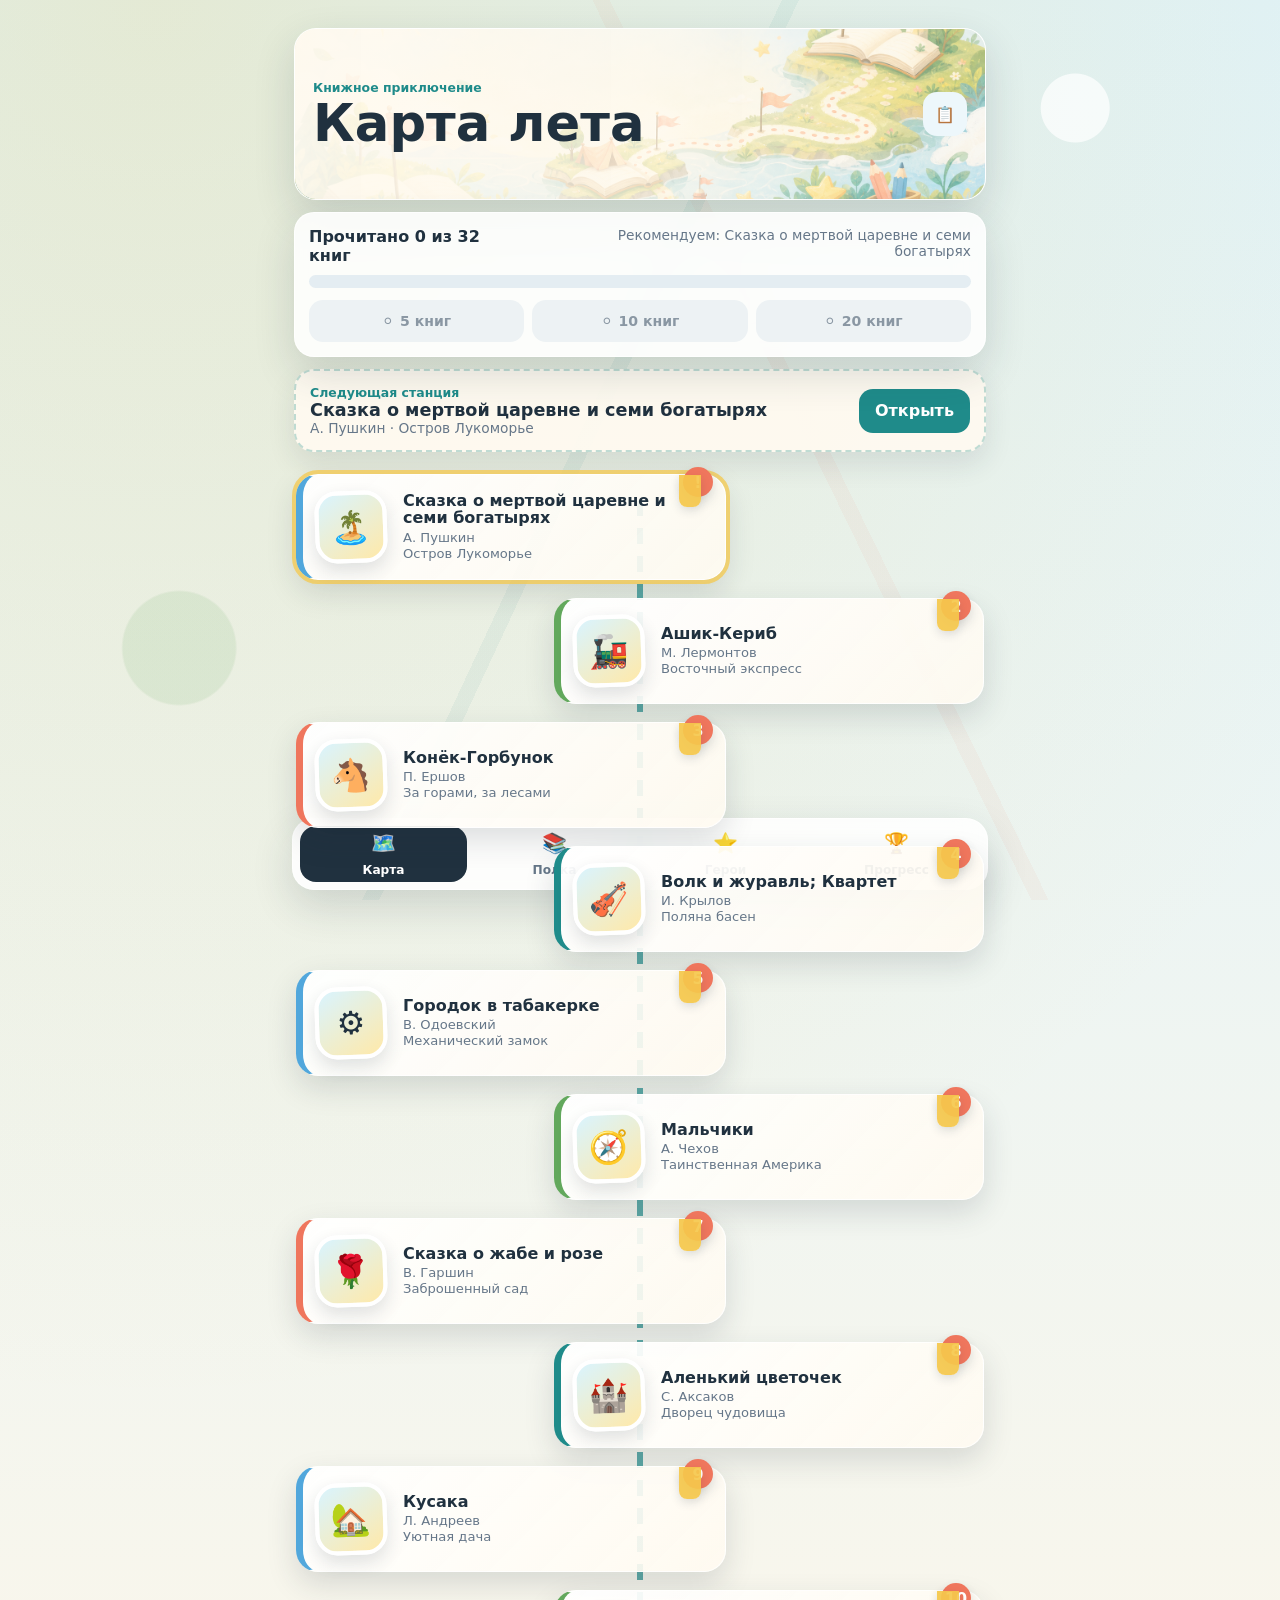
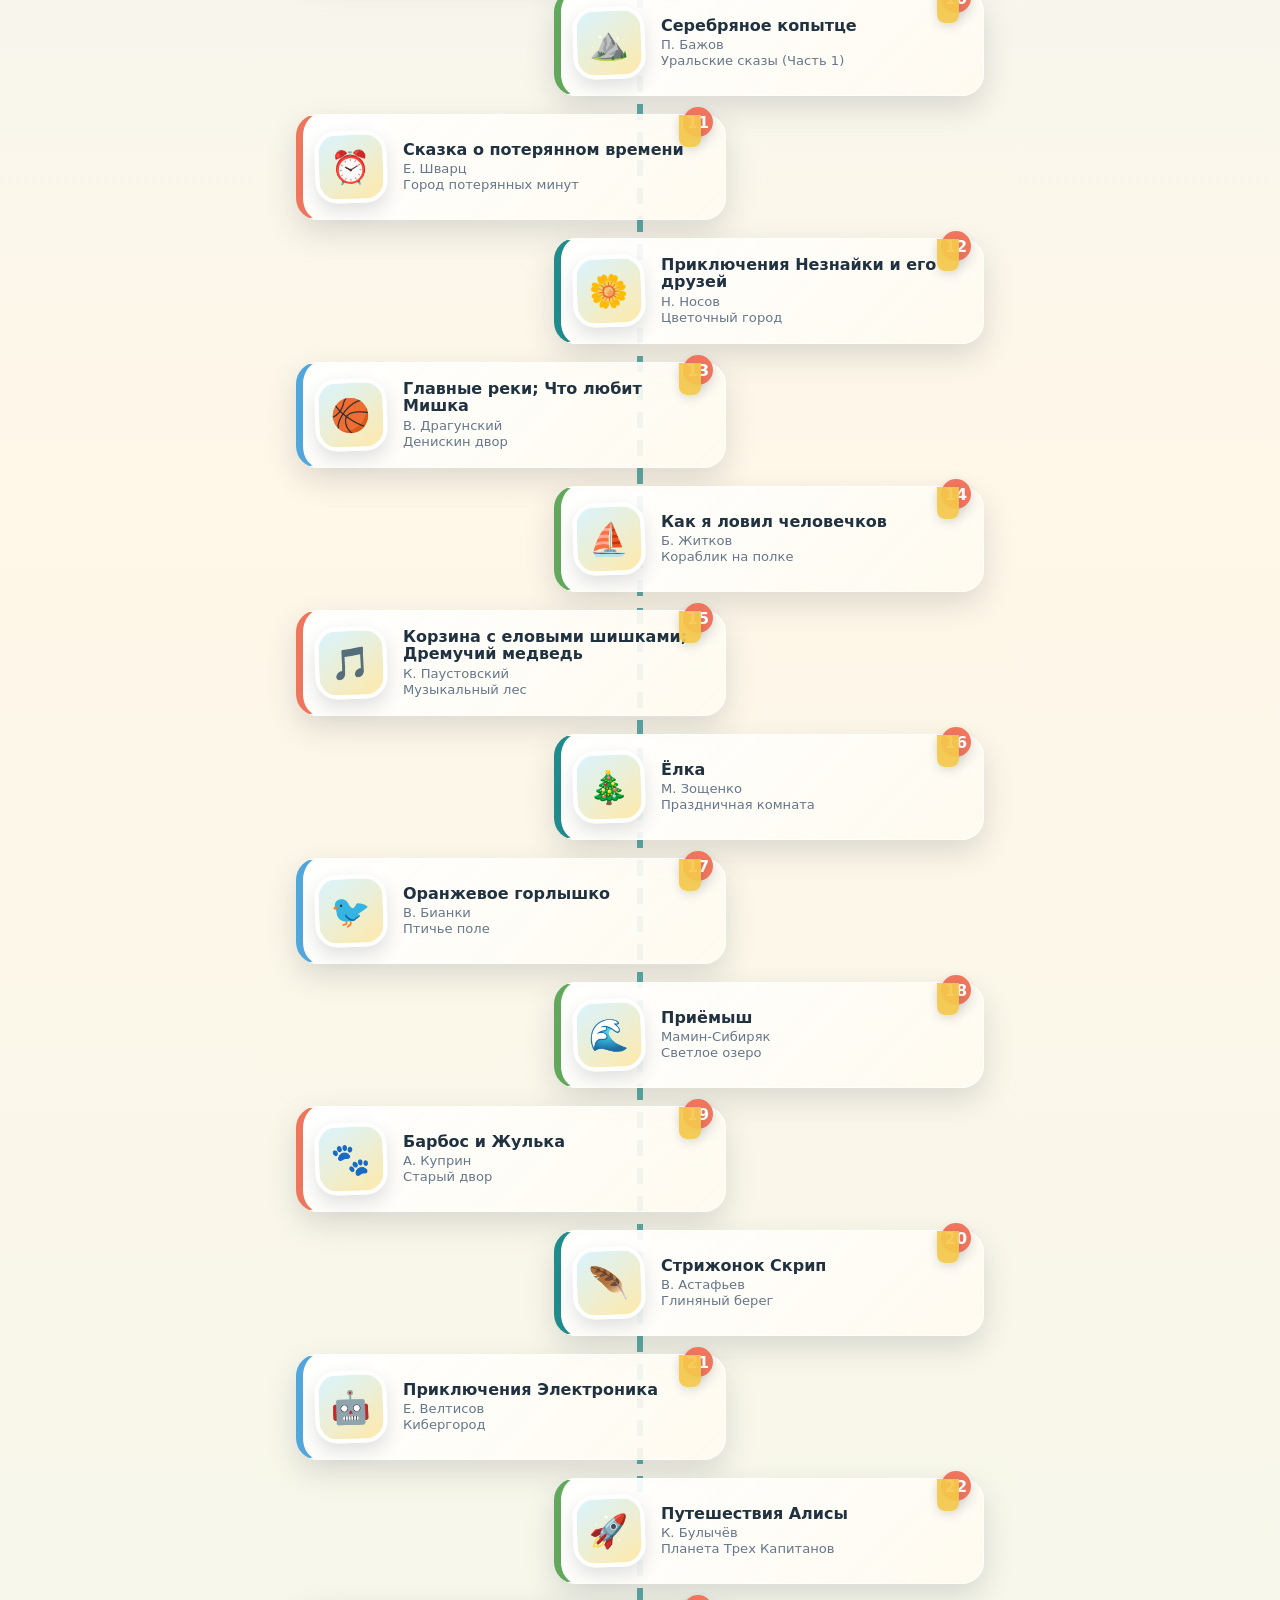
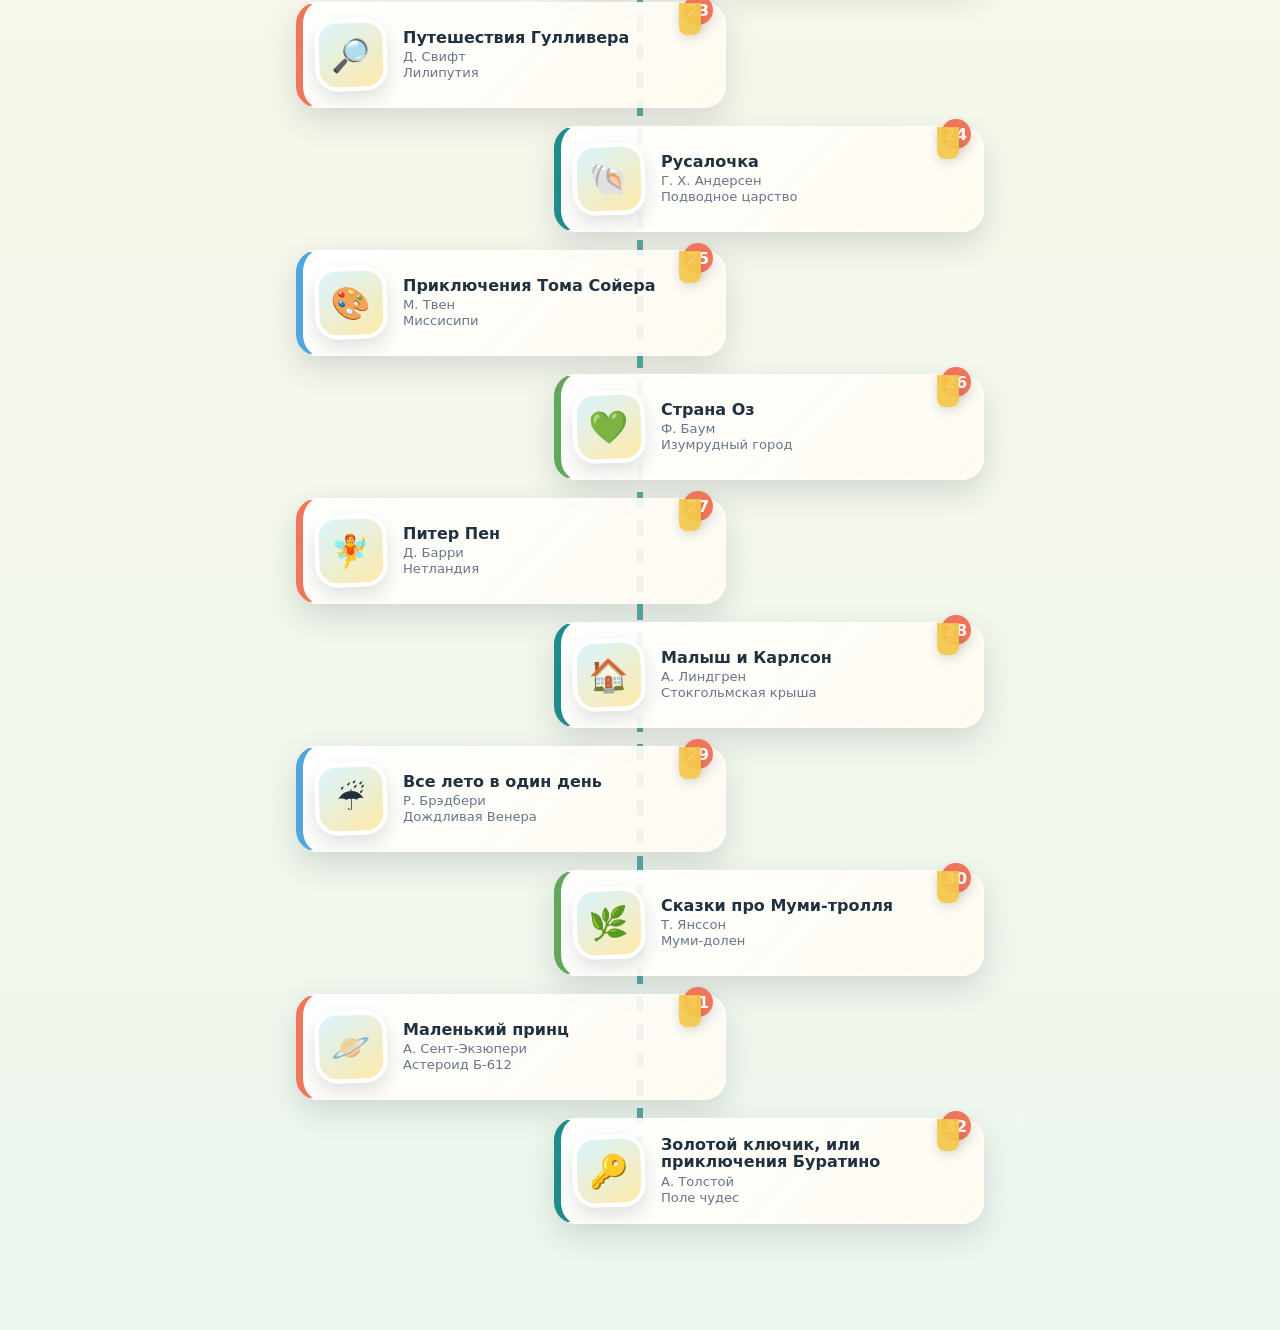
<file: index.html>
<!doctype html>
<html lang="ru">
  <head>
    <meta charset="utf-8" />
    <meta name="viewport" content="width=device-width, initial-scale=1, viewport-fit=cover" />
    <meta name="theme-color" content="#51a7dc" />
    <title>Книжная карта лета</title>
    <link rel="manifest" href="manifest.webmanifest" />
    <link rel="stylesheet" href="styles.css" />
  </head>
  <body>
    <div class="app-shell">
      <header class="top-panel">
        <div>
          <p class="eyebrow">Книжное приключение</p>
          <h1>Карта лета</h1>
        </div>
        <button class="icon-button" id="parentShortcut" type="button" aria-label="Родительский экран" title="Родительский экран">
          <span aria-hidden="true">📋</span>
        </button>
      </header>

      <section class="progress-panel" aria-label="Прогресс чтения">
        <div class="progress-copy">
          <strong id="progressText">Прочитано 0 из 32 книг</strong>
          <span id="currentHint">Начинаем маршрут</span>
        </div>
        <div class="progress-track" aria-hidden="true">
          <div class="progress-fill" id="progressFill"></div>
        </div>
        <div class="medals" id="medals" aria-label="Медали за чтение"></div>
      </section>

      <section class="quest-card" id="questCard" aria-label="Рекомендуемая книга">
        <div>
          <p class="eyebrow">Следующая станция</p>
          <h2 id="questTitle">Выбери книгу</h2>
          <p id="questMeta">Можно читать в любом порядке</p>
        </div>
        <button class="primary-small-button" id="openRecommendedBtn" type="button">Открыть</button>
      </section>

      <main>
        <section class="screen is-active" id="mapScreen" aria-labelledby="mapTab">
          <div class="map-ribbon" id="mapRoute"></div>
        </section>

        <section class="screen" id="shelfScreen" aria-labelledby="shelfTab">
          <div class="segment-control" role="tablist" aria-label="Фильтр книг">
            <button class="segment is-active" type="button" data-filter="todo" aria-label="Хочу прочитать">Хочу</button>
            <button class="segment" type="button" data-filter="reading">Маршрут</button>
            <button class="segment" type="button" data-filter="done" aria-label="Прочитано">Готово</button>
          </div>
          <div class="book-grid" id="bookGrid"></div>
        </section>

        <section class="screen" id="heroesScreen" aria-labelledby="heroesTab">
          <div class="section-heading">
            <h2>Коллекция героев</h2>
            <span id="heroesCount">0</span>
          </div>
          <div class="hero-grid" id="heroGrid"></div>
        </section>

        <section class="screen" id="progressScreen" aria-labelledby="progressTab">
          <div class="section-heading">
            <h2>Мой прогресс</h2>
            <span id="progressBadge">0%</span>
          </div>
          <div class="progress-dashboard" id="progressDashboard"></div>
        </section>

        <section class="screen" id="parentScreen" aria-labelledby="parentScreenTitle">
          <div class="section-heading">
            <h2 id="parentScreenTitle">Родительский экран</h2>
            <div class="parent-actions">
              <button class="ghost-button" id="backToMapBtn" type="button">К карте</button>
              <button class="ghost-button" id="exportBtn" type="button">Экспорт JSON</button>
              <button class="ghost-button" id="importBtn" type="button">Импорт JSON</button>
              <button class="danger-button" id="resetBtn" type="button">Сбросить прогресс</button>
              <input class="visually-hidden" id="importInput" type="file" accept="application/json,.json" />
            </div>
          </div>
          <div class="analytics" id="analytics"></div>
        </section>
      </main>

      <nav class="bottom-nav" aria-label="Основная навигация">
        <button class="nav-item is-active" id="mapTab" type="button" data-screen="mapScreen">
          <span aria-hidden="true">🗺️</span>
          <span>Карта</span>
        </button>
        <button class="nav-item" id="shelfTab" type="button" data-screen="shelfScreen">
          <span aria-hidden="true">📚</span>
          <span>Полка</span>
        </button>
        <button class="nav-item" id="heroesTab" type="button" data-screen="heroesScreen">
          <span aria-hidden="true">⭐</span>
          <span>Герои</span>
        </button>
        <button class="nav-item" id="progressTab" type="button" data-screen="progressScreen">
          <span aria-hidden="true">🏆</span>
          <span>Прогресс</span>
        </button>
      </nav>
    </div>

    <dialog class="diary-modal" id="diaryModal">
      <form class="diary-card" id="diaryForm" method="dialog">
        <div class="modal-top">
          <div>
            <p class="eyebrow" id="modalTheme">Станция</p>
            <h2 id="modalTitle">Книга</h2>
            <p id="modalAuthor"></p>
          </div>
          <button class="icon-button" id="closeModal" type="button" aria-label="Закрыть" title="Закрыть">
            <span aria-hidden="true">✕</span>
          </button>
        </div>

        <label class="field">
          <span>Кто главный герой?</span>
          <input id="heroInput" name="hero" type="text" maxlength="60" autocomplete="off" placeholder="Например: Незнайка" />
        </label>

        <label class="field">
          <span>Что понравилось в книге?</span>
          <textarea id="likedInput" name="liked" maxlength="360" rows="4" placeholder="Напиши 1-2 предложения"></textarea>
        </label>

        <div class="field">
          <span>Настроение</span>
          <div class="mood-options" id="moodOptions"></div>
        </div>

        <div class="field">
          <span>Оценка</span>
          <div class="stars" id="stars" aria-label="Оценка книги"></div>
        </div>

        <div class="diary-actions">
          <button class="ghost-button" id="openQuestionsBtn" type="button">Ответить на вопросы</button>
          <button class="danger-button" id="undoDoneBtn" type="button">Снять отметку</button>
        </div>

        <button class="primary-button" id="saveDiary" type="submit">Сохранить приключение</button>
      </form>
    </dialog>

    <dialog class="celebration-modal" id="celebrationModal">
      <form class="celebration-card" method="dialog">
        <p class="eyebrow">Квест выполнен</p>
        <h2 id="celebrationTitle">Катя умничка!</h2>
        <p id="celebrationText">Так держать.</p>
        <div class="discussion-box">
          <strong>Давай ответим на вопросы?</strong>
          <p class="question-counter" id="questCounter">1 из 4</p>
          <p class="question-text" id="questQuestionText"></p>
          <textarea id="questAnswerInput" class="question-answer" rows="4" maxlength="360" placeholder="Можно написать ответ здесь"></textarea>
          <div class="question-actions">
            <button class="ghost-button" id="prevQuestionBtn" type="button">Назад</button>
            <button class="primary-small-button" id="nextQuestionBtn" type="button">Дальше</button>
          </div>
        </div>
        <div class="celebration-actions">
          <button class="ghost-button" id="closeCelebrationBtn" type="button">К карте</button>
          <button class="primary-small-button" id="heroesCelebrationBtn" type="button">К героям</button>
        </div>
      </form>
    </dialog>

    <dialog class="reset-modal" id="resetModal">
      <form class="reset-card" method="dialog">
        <p class="eyebrow">Только для взрослого</p>
        <h2>Сбросить прогресс?</h2>
        <p>Прочитанные книги, герои и отзывы этого профиля будут удалены с устройства.</p>
        <div class="reset-actions">
          <button class="ghost-button" id="cancelResetBtn" type="button">Оставить</button>
          <button class="danger-button" id="confirmResetBtn" type="button">Да, сбросить</button>
        </div>
      </form>
    </dialog>

    <script src="script.js"></script>
  </body>
</html>
</file>
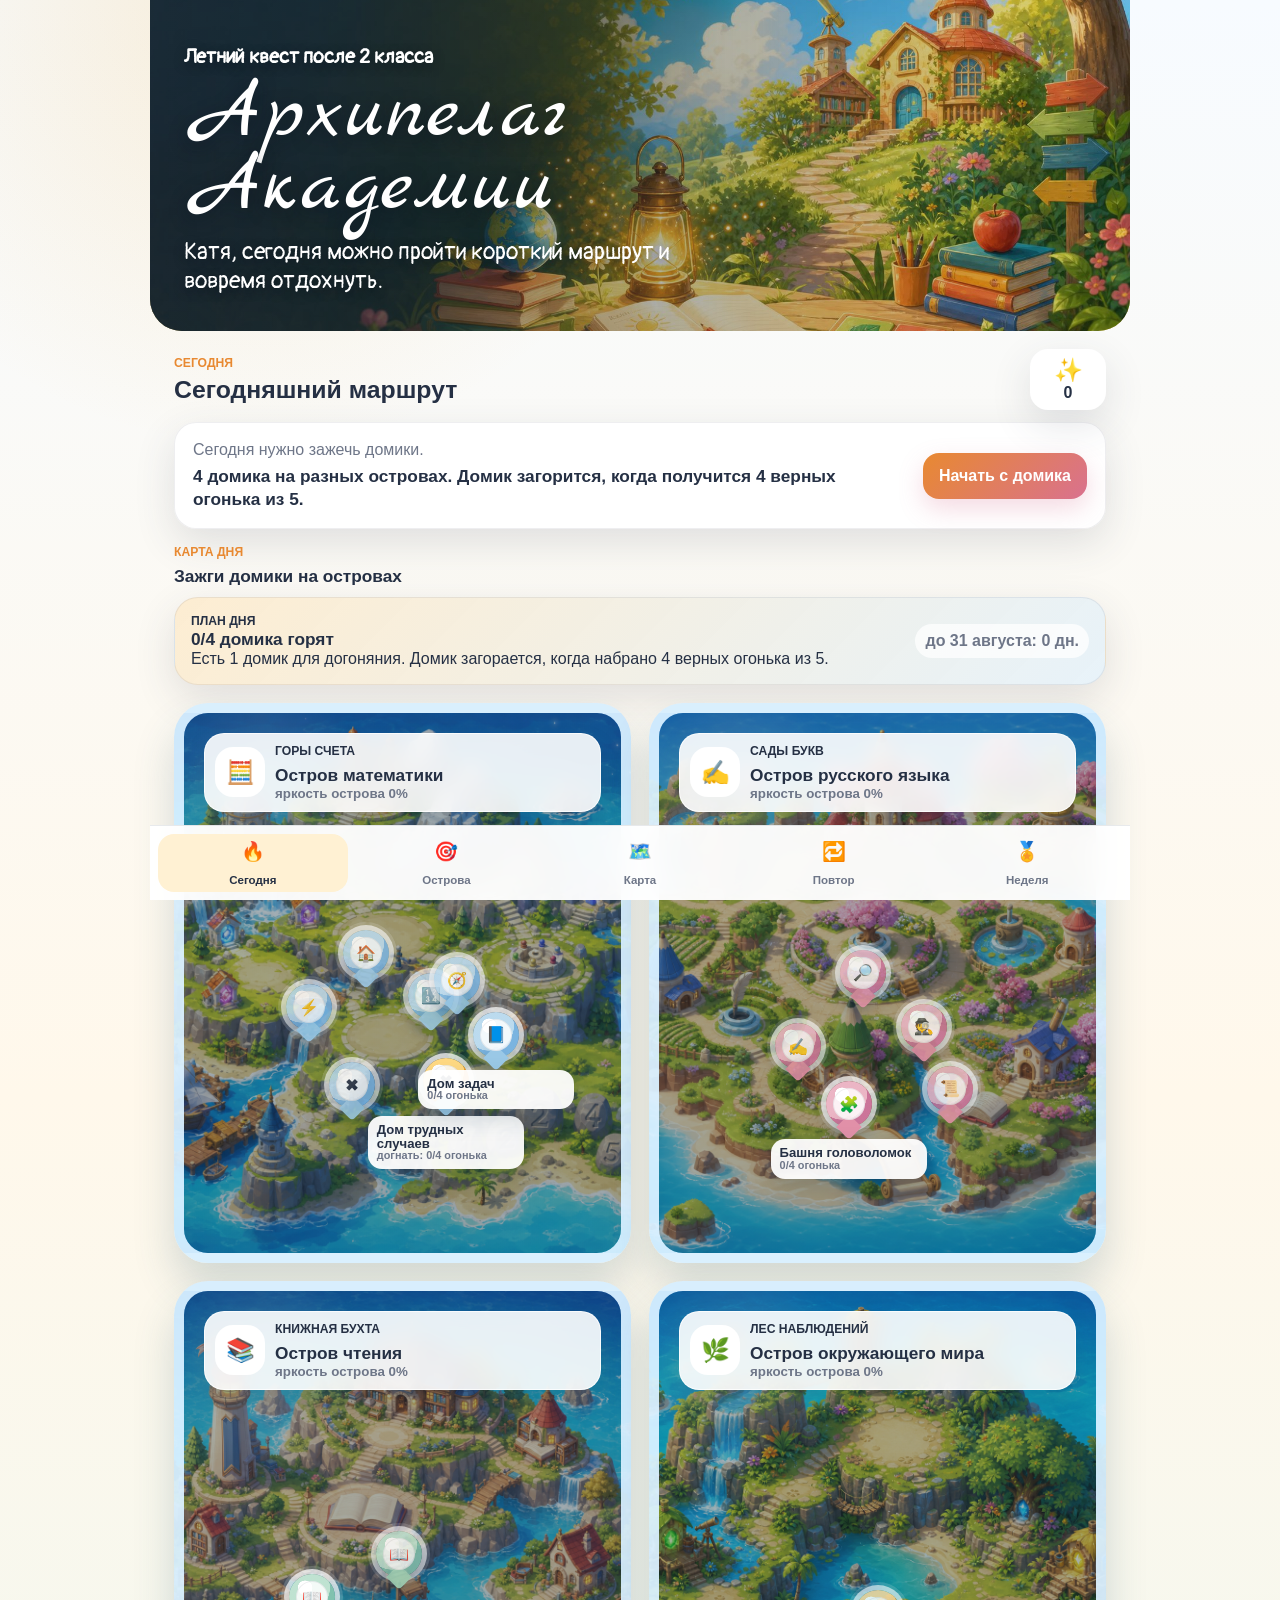
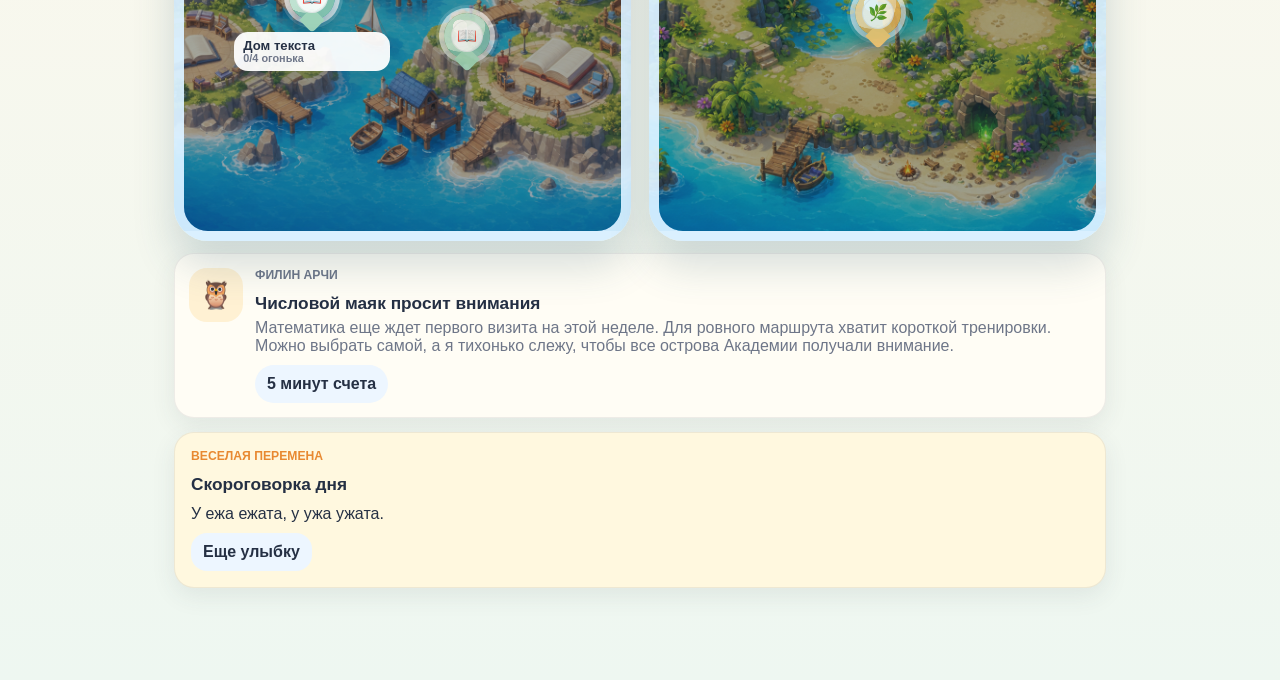
<file: summer-academy/index.html>
<!doctype html>
<html lang="ru">
  <head>
    <meta charset="UTF-8" />
    <meta name="viewport" content="width=device-width, initial-scale=1.0" />
    <meta name="theme-color" content="#f6b443" />
    <title>Архипелаг Академии Кати</title>
    <link rel="stylesheet" href="styles.css?v=20260629-painted-islands" />
  </head>
  <body>
    <div class="app-shell">
      <header class="hero">
        <div class="hero__image" aria-hidden="true"></div>
        <div class="hero__content">
          <p class="eyebrow">Летний квест после 2 класса</p>
          <h1>Архипелаг Академии</h1>
          <p id="heroMessage">Сегодня можно пройти короткий маршрут.</p>
        </div>
      </header>

      <main>
        <section class="view active" id="view-today" aria-labelledby="todayTitle">
          <div class="section-heading">
            <div>
              <p class="eyebrow">Сегодня</p>
              <h2 id="todayTitle">Сегодняшний маршрут</h2>
            </div>
            <div class="flame-meter" aria-label="Огонек маршрута">
              <span id="streakFlame">🔥</span>
              <strong id="streakDays">0</strong>
            </div>
          </div>

          <div class="today-card">
            <div>
              <p id="todayStatus">Готова к короткой тренировке?</p>
              <h3 id="todayFocus">10 заданий: математика, русский, чтение</h3>
            </div>
            <button class="primary-action" id="startSessionBtn">Зажечь огонек</button>
          </div>

          <div class="subject-launch">
            <div class="subject-launch__heading">
              <p class="eyebrow">Выбор дня</p>
              <h3>Куда пойдем сначала?</h3>
            </div>
            <div class="subject-launch__grid" id="subjectLaunchGrid"></div>
          </div>

          <div class="guide-card" id="todayGuideCard"></div>

          <div class="fun-break fun-break--today" id="todayFunBreak">
            <p class="eyebrow">ВЕСЕЛАЯ ПЕРЕМЕНА</p>
            <h3 id="todayFunBreakTitle">Шутка из Академии</h3>
            <p id="todayFunBreakText">Учебник математики сказал тетради: «Не переживай, мы все решим».</p>
            <p class="break-answer hidden" id="todayFunBreakAnswer"></p>
            <button class="secondary-action hidden" id="revealTodayBreakAnswerBtn">Показать отгадку</button>
            <button class="secondary-action" id="newTodayBreakBtn">Еще улыбку</button>
          </div>

          <div class="quest-panel hidden" id="questPanel">
            <div class="quest-nav">
              <button class="secondary-action" id="exitSessionBtn" type="button">На главную</button>
            </div>
            <div class="quest-topline">
              <span id="questCounter">Задание 1 из 10</span>
              <span id="questSkill">Математика</span>
            </div>
            <div class="quest-progress">
              <span id="questProgressBar"></span>
            </div>
            <p class="quest-prompt" id="questPrompt"></p>
            <div class="answer-area" id="answerArea"></div>
            <div class="feedback hidden" id="feedbackBox"></div>
            <div class="fun-break fun-break--session hidden" id="sessionBreak">
              <p class="eyebrow">ВЕСЕЛАЯ ПЕРЕМЕНА</p>
              <h3 id="sessionBreakTitle">Шутка из Академии</h3>
              <p id="sessionBreakText"></p>
              <p class="break-answer hidden" id="sessionBreakAnswer"></p>
              <button class="secondary-action hidden" id="revealSessionBreakAnswerBtn">Показать отгадку</button>
              <button class="secondary-action" id="nextBreakBtn">Еще улыбку</button>
            </div>
            <button class="primary-action hidden" id="nextQuestionBtn">Дальше</button>
          </div>

          <div class="finish-panel hidden" id="finishPanel">
            <p class="eyebrow">Тренировка завершена</p>
            <h2 id="finishTitle">Катя, маршрут завершен!</h2>
            <p id="finishText"></p>
            <div class="result-grid">
              <div><strong id="finishCorrect">0</strong><span>верно</span></div>
              <div><strong id="finishMistakes">0</strong><span>на повтор</span></div>
              <div><strong id="finishMinutes">0</strong><span>минут</span></div>
            </div>
            <button class="primary-action" id="againSessionBtn">Еще короткая тренировка</button>
            <button class="secondary-action" id="reviewMistakesBtn">Посмотреть, что повторить</button>
          </div>
        </section>

        <section class="view" id="view-trainers" aria-labelledby="trainersTitle">
          <div class="section-heading">
            <div>
              <p class="eyebrow">Острова</p>
              <h2 id="trainersTitle">Выбери остров</h2>
            </div>
          </div>
          <div class="guide-card" id="trainerGuideCard"></div>
          <div class="trainer-grid" id="trainerGrid"></div>
          <div class="fun-break" id="funBreak">
            <p class="eyebrow">ВЕСЕЛАЯ ПЕРЕМЕНА</p>
            <h3 id="funBreakTitle">Шутка из Академии</h3>
            <p id="jokeLine">Учебник математики сказал тетради: «Не переживай, мы все решим».</p>
            <p class="break-answer hidden" id="funBreakAnswer"></p>
            <button class="secondary-action hidden" id="revealBreakAnswerBtn">Показать отгадку</button>
            <button class="secondary-action" id="newJokeBtn">Еще улыбку</button>
          </div>
        </section>

        <section class="view" id="view-map" aria-labelledby="mapTitle">
          <div class="section-heading">
            <div>
              <p class="eyebrow">Карта Академии</p>
              <h2 id="mapTitle">Архипелаг маршрутов</h2>
            </div>
          </div>
          <div class="academy-map" id="academyMap"></div>
        </section>

        <section class="view" id="view-errors" aria-labelledby="errorsTitle">
          <div class="section-heading">
            <div>
              <p class="eyebrow">Повторение</p>
              <h2 id="errorsTitle">Задания, которые хотят вернуться</h2>
            </div>
          </div>
          <div class="mistake-list" id="mistakeList"></div>
        </section>

        <section class="view" id="view-week" aria-labelledby="weekTitle">
          <div class="section-heading">
            <div>
              <p class="eyebrow">Моя неделя</p>
              <h2 id="weekTitle">Отчет для Кати</h2>
            </div>
          </div>
          <div class="kid-report" id="kidReport"></div>
        </section>

        <section class="view" id="view-parent" aria-labelledby="parentTitle">
          <div class="section-heading">
            <div>
              <p class="eyebrow">Для родителя</p>
              <h2 id="parentTitle">Недельный анализ</h2>
            </div>
          </div>
          <div class="parent-report" id="parentReport"></div>
          <div class="parent-actions">
            <button class="secondary-action" id="exportBtn">Экспорт JSON</button>
            <label class="file-import">
              Импорт JSON
              <input type="file" id="importInput" accept="application/json" />
            </label>
            <button class="danger-action" id="resetBtn">Сбросить прогресс</button>
          </div>
        </section>
      </main>

      <nav class="bottom-nav" aria-label="Разделы академии">
        <button class="nav-button active" data-view="today"><span>🔥</span>Сегодня</button>
        <button class="nav-button" data-view="trainers"><span>🎯</span>Острова</button>
        <button class="nav-button" data-view="map"><span>🗺️</span>Карта</button>
        <button class="nav-button" data-view="errors"><span>🔁</span>Повтор</button>
        <button class="nav-button" data-view="week"><span>🏅</span>Неделя</button>
        <button class="nav-button" data-view="parent" id="parentNavBtn" hidden><span>📊</span>Родителю</button>
      </nav>
    </div>

    <script src="script.js?v=20260629-painted-islands"></script>
  </body>
</html>
</file>
<file: styles.css>
:root {
  color-scheme: light;
  --sky: #51a7dc;
  --lagoon: #1f8b8a;
  --leaf: #62a85c;
  --sun: #f5c84c;
  --coral: #ef765d;
  --ink: #20313f;
  --muted: #667789;
  --line: #dce6ed;
  --paper: #fffaf0;
  --surface: #ffffff;
  --fog: #eef3f6;
  --shadow: 0 16px 40px rgba(32, 49, 63, 0.16);
  font-family: "Segoe UI", system-ui, -apple-system, BlinkMacSystemFont, Arial, sans-serif;
}

* {
  box-sizing: border-box;
}

.visually-hidden {
  position: absolute;
  width: 1px;
  height: 1px;
  overflow: hidden;
  clip: rect(0 0 0 0);
  white-space: nowrap;
}

body {
  position: relative;
  margin: 0;
  min-height: 100vh;
  background:
    radial-gradient(circle at 12% 0%, rgba(245, 200, 76, 0.22), transparent 30%),
    linear-gradient(180deg, #dff3fb 0%, #fff7e8 46%, #edf7ee 100%);
  color: var(--ink);
}

body::before {
  content: "";
  position: fixed;
  inset: 0;
  z-index: -1;
  background:
    linear-gradient(115deg, transparent 0 46%, rgba(31, 139, 138, 0.06) 46% 47%, transparent 47%),
    linear-gradient(64deg, transparent 0 60%, rgba(239, 118, 93, 0.05) 60% 61%, transparent 61%),
    radial-gradient(circle at 84% 12%, rgba(255, 255, 255, 0.7) 0 34px, transparent 35px),
    radial-gradient(circle at 14% 72%, rgba(98, 168, 92, 0.12) 0 56px, transparent 58px);
  pointer-events: none;
}

button,
input,
textarea {
  font: inherit;
}

button {
  cursor: pointer;
}

.app-shell {
  width: min(100%, 720px);
  min-height: 100vh;
  margin: 0 auto;
  padding: 18px 14px calc(86px + env(safe-area-inset-bottom));
}

.top-panel,
.progress-panel,
.bottom-nav,
.diary-card {
  background: rgba(255, 255, 255, 0.86);
  border: 1px solid rgba(255, 255, 255, 0.75);
  box-shadow: var(--shadow);
  backdrop-filter: blur(14px);
}

.top-panel {
  position: relative;
  overflow: hidden;
  display: flex;
  align-items: center;
  justify-content: space-between;
  gap: 12px;
  min-height: 172px;
  padding: 18px;
  border-radius: 22px;
}

.top-panel::before {
  content: "";
  position: absolute;
  inset: 0;
  background: url("assets/reading-map-hero.png") center / cover no-repeat;
  opacity: 0.82;
}

.top-panel::after {
  content: "";
  position: absolute;
  inset: 0;
  background: linear-gradient(90deg, rgba(255, 250, 240, 0.96), rgba(255, 250, 240, 0.72) 52%, rgba(255, 250, 240, 0.2));
}

.top-panel > * {
  position: relative;
  z-index: 1;
}

.eyebrow {
  margin: 0 0 4px;
  color: var(--lagoon);
  font-size: 0.78rem;
  font-weight: 800;
  letter-spacing: 0;
}

h1,
h2,
p {
  margin-top: 0;
}

h1 {
  margin-bottom: 0;
  font-size: clamp(2rem, 11vw, 3.2rem);
  line-height: 0.95;
}

h2 {
  margin-bottom: 4px;
  font-size: 1.25rem;
  line-height: 1.15;
}

.icon-button {
  display: grid;
  flex: 0 0 auto;
  width: 44px;
  height: 44px;
  place-items: center;
  border: 0;
  border-radius: 14px;
  background: #edf7fb;
  color: var(--ink);
  font-weight: 800;
}

.icon-button.is-active {
  background: var(--ink);
  color: white;
}

.progress-panel {
  margin-top: 12px;
  padding: 14px;
  border-radius: 20px;
}

.progress-copy {
  display: flex;
  align-items: flex-start;
  justify-content: space-between;
  gap: 12px;
  margin-bottom: 10px;
}

.progress-copy span {
  color: var(--muted);
  font-size: 0.86rem;
  text-align: right;
}

.progress-track {
  height: 13px;
  overflow: hidden;
  border-radius: 999px;
  background: #e4edf2;
}

.progress-fill {
  position: relative;
  width: 0%;
  height: 100%;
  border-radius: inherit;
  background: linear-gradient(90deg, var(--leaf), var(--sun), var(--coral));
  transition: width 240ms ease;
}

.progress-fill::after {
  content: "";
  position: absolute;
  inset: 0;
  background: linear-gradient(90deg, transparent, rgba(255, 255, 255, 0.72), transparent);
  animation: shimmer 2.8s ease-in-out infinite;
}

@keyframes shimmer {
  0% {
    transform: translateX(-100%);
  }
  55%,
  100% {
    transform: translateX(100%);
  }
}

.medals {
  display: grid;
  grid-template-columns: repeat(3, 1fr);
  gap: 8px;
  margin-top: 12px;
}

.medal {
  display: flex;
  align-items: center;
  justify-content: center;
  min-height: 42px;
  gap: 6px;
  border-radius: 14px;
  background: #edf2f4;
  color: #8a97a3;
  font-weight: 800;
  font-size: 0.88rem;
}

.medal span:first-child {
  display: inline-block;
  transform: rotate(-8deg);
}

.medal.is-active {
  background: #fff0ba;
  color: #7b5415;
  animation: medalPop 420ms ease;
}

@keyframes medalPop {
  0% {
    transform: scale(0.92);
  }
  65% {
    transform: scale(1.04);
  }
  100% {
    transform: scale(1);
  }
}

.quest-card {
  display: grid;
  grid-template-columns: 1fr auto;
  gap: 12px;
  align-items: center;
  margin-top: 12px;
  padding: 14px;
  border: 2px dashed rgba(31, 139, 138, 0.28);
  border-radius: 20px;
  background: rgba(255, 250, 240, 0.92);
  box-shadow: 0 12px 28px rgba(32, 49, 63, 0.11);
}

.quest-card h2,
.quest-card p {
  margin-bottom: 0;
}

.quest-card h2 {
  font-size: 1.1rem;
}

.quest-card p:last-child {
  color: var(--muted);
  font-size: 0.86rem;
}

main {
  margin-top: 14px;
}

.screen {
  display: none;
}

.screen.is-active {
  display: block;
}

.map-ribbon {
  position: relative;
  display: grid;
  gap: 18px;
  padding: 8px 2px 20px;
}

.map-ribbon::before {
  content: "";
  position: absolute;
  inset: 34px calc(50% - 3px) 60px;
  width: 6px;
  border-radius: 999px;
  background: repeating-linear-gradient(180deg, rgba(31, 139, 138, 0.7) 0 16px, transparent 16px 28px);
}

.station {
  position: relative;
  z-index: 1;
  display: grid;
  width: min(84%, 430px);
  min-height: 106px;
  grid-template-columns: 76px 1fr;
  gap: 12px;
  align-items: center;
  padding: 12px;
  border: 0;
  border: 1px solid rgba(255, 255, 255, 0.8);
  border-left: 7px solid var(--sky);
  border-radius: 22px;
  background:
    linear-gradient(135deg, rgba(255, 255, 255, 0.94), rgba(255, 250, 240, 0.9)),
    repeating-linear-gradient(0deg, transparent 0 24px, rgba(81, 167, 220, 0.06) 24px 25px);
  box-shadow: 0 12px 30px rgba(32, 49, 63, 0.15);
  color: inherit;
  text-align: left;
  transition: transform 180ms ease, box-shadow 180ms ease;
}

.station::after {
  content: "";
  position: absolute;
  top: 0;
  right: 24px;
  width: 22px;
  height: 32px;
  border-radius: 0 0 8px 8px;
  background: rgba(245, 200, 76, 0.92);
  box-shadow: 0 4px 10px rgba(32, 49, 63, 0.13);
}

.station:nth-child(4n + 2) {
  border-left-color: var(--leaf);
}

.station:nth-child(4n + 3) {
  border-left-color: var(--coral);
}

.station:nth-child(4n + 4) {
  border-left-color: var(--lagoon);
}

.station:hover {
  transform: translateY(-2px) scale(1.01);
  box-shadow: 0 16px 34px rgba(32, 49, 63, 0.18);
}

.station:nth-child(even) {
  justify-self: end;
}

.station.is-recommended {
  outline: 4px solid rgba(245, 200, 76, 0.75);
  animation: pulseStation 2.8s ease-in-out infinite;
}

.station.is-done {
  background: #fffdf7;
}

@keyframes pulseStation {
  0%,
  100% {
    box-shadow: 0 12px 30px rgba(32, 49, 63, 0.15), 0 0 0 rgba(245, 200, 76, 0);
  }
  50% {
    box-shadow: 0 16px 34px rgba(32, 49, 63, 0.18), 0 0 0 9px rgba(245, 200, 76, 0.18);
  }
}

.station-icon {
  display: grid;
  width: 72px;
  height: 72px;
  place-items: center;
  border-radius: 22px;
  background: linear-gradient(145deg, #d9f4ff, #ffe9a9);
  font-size: 2rem;
  border: 4px solid white;
  box-shadow: 0 8px 18px rgba(32, 49, 63, 0.14);
  transform: rotate(-2deg);
  transition: transform 180ms ease;
}

.station:hover .station-icon,
.book-card:hover .cover {
  transform: rotate(2deg) scale(1.04);
}

.station-title {
  display: block;
  margin-bottom: 3px;
  font-weight: 900;
  line-height: 1.08;
}

.station-meta,
.station-theme {
  display: block;
  color: var(--muted);
  font-size: 0.82rem;
  line-height: 1.25;
}

.station-badge {
  position: absolute;
  top: -8px;
  right: 12px;
  display: grid;
  min-width: 30px;
  height: 30px;
  place-items: center;
  border-radius: 999px;
  background: var(--coral);
  color: white;
  font-weight: 900;
  box-shadow: 0 5px 12px rgba(32, 49, 63, 0.18);
}

.segment-control {
  display: grid;
  grid-template-columns: repeat(3, minmax(0, 1fr));
  gap: 6px;
  margin-bottom: 12px;
  padding: 5px;
  border-radius: 16px;
  background: rgba(255, 255, 255, 0.72);
}

.segment {
  min-height: 42px;
  border: 0;
  border-radius: 12px;
  background: transparent;
  color: var(--muted);
  font-weight: 800;
  font-size: 0.84rem;
}

.segment.is-active {
  background: var(--ink);
  color: white;
}

.book-grid,
.hero-grid,
.progress-dashboard,
.analytics {
  display: grid;
  gap: 10px;
}

.book-card,
.hero-card,
.analytics-card,
.empty-state {
  border-radius: 18px;
  background: rgba(255, 255, 255, 0.9);
  box-shadow: 0 10px 26px rgba(32, 49, 63, 0.11);
}

.book-card {
  display: grid;
  grid-template-columns: 74px 1fr;
  gap: 12px;
  align-items: center;
  padding: 12px;
  border: 0;
  color: inherit;
  text-align: left;
  transition: transform 180ms ease, box-shadow 180ms ease, outline-color 180ms ease;
}

.book-card:hover {
  transform: translateY(-2px);
  box-shadow: 0 16px 34px rgba(32, 49, 63, 0.16);
}

.book-card.is-recommended {
  outline: 3px solid rgba(245, 200, 76, 0.75);
  background: #fffaf0;
}

.cover {
  display: grid;
  width: 74px;
  height: 94px;
  place-items: center;
  border-radius: 12px 18px 18px 12px;
  background: linear-gradient(145deg, var(--sky), var(--sun));
  color: white;
  font-size: 1.8rem;
  box-shadow: inset 8px 0 0 rgba(255, 255, 255, 0.26);
  transition: transform 180ms ease;
}

.book-card h3,
.analytics-card h3 {
  margin: 0 0 4px;
  font-size: 1rem;
  line-height: 1.14;
}

.book-card p,
.hero-card p,
.analytics-card p {
  margin: 0;
  color: var(--muted);
  font-size: 0.86rem;
  line-height: 1.35;
}

.status-pill {
  display: inline-flex;
  align-items: center;
  width: fit-content;
  min-height: 28px;
  margin-top: 8px;
  padding: 0 10px;
  border-radius: 999px;
  background: #e6f6ee;
  color: #2f7652;
  font-size: 0.78rem;
  font-weight: 900;
}

.status-pill.reading {
  background: #fff2bd;
  color: #7a5517;
}

.status-pill.available {
  background: #edf7fb;
  color: #276679;
}

.card-action {
  display: block;
  margin-top: 7px;
  color: var(--coral);
  font-size: 0.82rem;
  font-weight: 900;
}

.diary-actions {
  display: grid;
  grid-template-columns: 1fr 1fr;
  gap: 8px;
}

.section-heading {
  display: flex;
  align-items: center;
  justify-content: space-between;
  flex-wrap: wrap;
  gap: 12px;
  margin-bottom: 12px;
}

.section-heading h2 {
  margin: 0;
}

.section-heading span {
  display: grid;
  min-width: 36px;
  height: 36px;
  place-items: center;
  border-radius: 999px;
  background: var(--sun);
  font-weight: 900;
}

.hero-card {
  display: grid;
  grid-template-columns: 52px 1fr;
  gap: 10px;
  align-items: center;
  padding: 12px;
}

.hero-avatar {
  display: grid;
  width: 52px;
  height: 52px;
  place-items: center;
  border-radius: 17px;
  background: #e5f5f4;
  font-size: 1.55rem;
}

.hero-card strong {
  display: block;
  line-height: 1.1;
}

.progress-dashboard {
  gap: 12px;
}

.progress-hero-card,
.next-reward-card,
.milestone-path,
.story-party-empty {
  border-radius: 20px;
  background: rgba(255, 255, 255, 0.9);
  box-shadow: 0 10px 26px rgba(32, 49, 63, 0.11);
}

.progress-hero-card {
  display: grid;
  grid-template-columns: 124px 1fr;
  gap: 14px;
  align-items: center;
  padding: 14px;
  background:
    radial-gradient(circle at 12% 12%, rgba(245, 200, 76, 0.22), transparent 28%),
    rgba(255, 255, 255, 0.92);
}

.progress-hero-card h3,
.progress-hero-card p {
  margin-bottom: 0;
}

.progress-ring {
  --progress: 0;
  display: grid;
  width: 112px;
  height: 112px;
  place-items: center;
  border-radius: 50%;
  background:
    radial-gradient(circle, #fffaf0 0 54%, transparent 55%),
    conic-gradient(var(--coral) calc(var(--progress) * 1%), #e5eef2 0);
  box-shadow: inset 0 0 0 8px rgba(255, 255, 255, 0.75), 0 12px 24px rgba(32, 49, 63, 0.15);
}

.progress-ring span {
  color: var(--ink);
  font-size: 1.55rem;
  font-weight: 950;
}

.story-party {
  display: grid;
  grid-template-columns: repeat(3, minmax(0, 1fr));
  gap: 9px;
}

.story-hero-token {
  display: grid;
  min-height: 116px;
  align-content: start;
  justify-items: center;
  gap: 5px;
  padding: 11px 8px;
  border-radius: 18px;
  background: rgba(255, 250, 240, 0.92);
  box-shadow: 0 10px 22px rgba(32, 49, 63, 0.1);
  text-align: center;
}

.story-hero-token span {
  display: grid;
  width: 46px;
  height: 46px;
  place-items: center;
  border: 3px solid white;
  border-radius: 16px;
  background: #e5f5f4;
  font-size: 1.45rem;
  box-shadow: 0 7px 14px rgba(32, 49, 63, 0.12);
}

.story-hero-token strong,
.story-hero-token small {
  overflow: hidden;
  max-width: 100%;
  text-overflow: ellipsis;
}

.story-hero-token strong {
  white-space: nowrap;
}

.story-hero-token small {
  display: -webkit-box;
  color: var(--muted);
  font-size: 0.72rem;
  line-height: 1.2;
  -webkit-box-orient: vertical;
  -webkit-line-clamp: 2;
}

.story-party-empty {
  display: grid;
  justify-items: center;
  gap: 6px;
  grid-column: 1 / -1;
  padding: 20px 16px;
  color: var(--muted);
  text-align: center;
}

.story-party-empty span {
  font-size: 2rem;
}

.story-party-empty p {
  margin-bottom: 0;
}

.next-reward-card {
  display: grid;
  grid-template-columns: 54px 1fr;
  gap: 12px;
  align-items: center;
  padding: 13px;
}

.next-reward-card > span {
  display: grid;
  width: 54px;
  height: 54px;
  place-items: center;
  border-radius: 18px;
  background: #fff0ba;
  font-size: 1.65rem;
}

.next-reward-card p {
  margin-bottom: 0;
  color: var(--muted);
}

.milestone-path {
  display: grid;
  grid-template-columns: repeat(4, minmax(0, 1fr));
  gap: 8px;
  padding: 10px;
}

.milestone {
  display: grid;
  justify-items: center;
  gap: 3px;
  padding: 10px 6px;
  border-radius: 16px;
  background: #edf1f4;
  color: #7b8791;
}

.milestone span {
  display: grid;
  width: 34px;
  height: 34px;
  place-items: center;
  border-radius: 999px;
  background: white;
  font-weight: 950;
}

.milestone.is-complete {
  background: #e6f6ee;
  color: #2f7652;
}

.milestone.is-complete span {
  background: var(--leaf);
  color: white;
}

.milestone small {
  font-weight: 800;
}

.analytics-card {
  padding: 12px;
}

.quest-discussion {
  display: grid;
  gap: 7px;
  margin-top: 12px;
  padding: 12px;
  border-radius: 14px;
  background: #fffaf0;
}

.question-repeat-button {
  width: fit-content;
  margin-top: 2px;
}

.quest-discussion ul,
.discussion-box ul {
  display: grid;
  gap: 7px;
  margin: 0;
  padding-left: 20px;
  color: var(--ink);
}

.quest-discussion li,
.discussion-box li {
  line-height: 1.35;
}

.question-counter {
  width: fit-content;
  margin-bottom: 0;
  padding: 4px 9px;
  border-radius: 999px;
  background: #fff0ba;
  color: #7b5415;
  font-size: 0.78rem;
  font-weight: 900;
}

.question-text {
  margin-bottom: 0;
  color: var(--ink);
  font-size: 1.08rem;
  font-weight: 850;
  line-height: 1.35;
}

.question-answer {
  min-height: 108px;
  background: rgba(255, 255, 255, 0.92);
}

.saved-answer {
  margin: 6px 0 0;
  padding: 8px 10px;
  border-radius: 12px;
  background: rgba(255, 255, 255, 0.78);
  color: var(--muted);
}

.question-actions {
  display: grid;
  grid-template-columns: 1fr 1fr;
  gap: 8px;
}

.analytics-summary {
  display: grid;
  grid-template-columns: repeat(3, minmax(0, 1fr));
  gap: 8px;
  padding: 12px;
  border-radius: 18px;
  background: rgba(255, 250, 240, 0.92);
  box-shadow: 0 10px 26px rgba(32, 49, 63, 0.11);
}

.analytics-summary span {
  display: grid;
  gap: 4px;
  align-content: start;
  min-width: 0;
  padding: 10px;
  border-radius: 14px;
  background: white;
}

.analytics-summary strong {
  overflow: hidden;
  font-size: 1.08rem;
  line-height: 1.1;
  text-overflow: ellipsis;
  white-space: nowrap;
}

.analytics-summary small {
  color: var(--muted);
  font-weight: 800;
}

.analytics-meta {
  display: flex;
  flex-wrap: wrap;
  gap: 6px;
  margin: 8px 0;
}

.analytics-meta span {
  display: inline-flex;
  min-height: 28px;
  align-items: center;
  border-radius: 999px;
  background: #edf7fb;
  padding: 0 10px;
  color: var(--ink);
  font-size: 0.8rem;
  font-weight: 800;
}

.parent-actions {
  display: flex;
  flex-wrap: wrap;
  gap: 8px;
  justify-content: flex-end;
}

.ghost-button,
.danger-button,
.primary-small-button,
.primary-button {
  min-height: 44px;
  border: 0;
  border-radius: 14px;
  font-weight: 900;
}

.ghost-button {
  padding: 0 14px;
  background: #edf7fb;
  color: var(--ink);
}

.danger-button {
  padding: 0 14px;
  background: #ffe3dd;
  color: #9d3828;
}

.primary-small-button {
  padding: 0 16px;
  background: var(--lagoon);
  color: white;
}

.primary-button {
  width: 100%;
  background: var(--coral);
  color: white;
}

.empty-state {
  display: grid;
  justify-items: center;
  gap: 6px;
  padding: 22px 18px;
  color: var(--muted);
  text-align: center;
}

.empty-state strong {
  color: var(--ink);
}

.empty-state p {
  margin-bottom: 0;
}

.empty-icon {
  display: grid;
  width: 52px;
  height: 52px;
  place-items: center;
  border-radius: 18px;
  background: #fff0ba;
  font-size: 1.65rem;
}

.bottom-nav {
  position: fixed;
  right: 12px;
  bottom: calc(10px + env(safe-area-inset-bottom));
  left: 12px;
  display: grid;
  width: min(calc(100% - 24px), 696px);
  grid-template-columns: repeat(4, minmax(0, 1fr));
  gap: 4px;
  margin: 0 auto;
  padding: 7px;
  border-radius: 22px;
}

.nav-item {
  display: grid;
  min-width: 0;
  min-height: 56px;
  place-items: center;
  border: 0;
  border-radius: 16px;
  background: transparent;
  color: var(--muted);
  font-size: 0.76rem;
  font-weight: 800;
}

.nav-item span:first-child {
  font-size: 1.25rem;
}

.nav-item.is-active {
  background: var(--ink);
  color: white;
}

.diary-modal {
  width: min(calc(100% - 24px), 560px);
  max-height: calc(100dvh - 24px);
  padding: 0;
  border: 0;
  background: transparent;
}

.diary-modal::backdrop {
  background: rgba(32, 49, 63, 0.46);
  backdrop-filter: blur(3px);
}

.diary-card {
  display: grid;
  gap: 14px;
  padding: 16px;
  border-radius: 24px;
  background:
    repeating-linear-gradient(0deg, rgba(255, 255, 255, 0) 0 29px, rgba(81, 167, 220, 0.12) 29px 30px),
    #fffaf0;
}

.modal-top {
  display: flex;
  align-items: flex-start;
  justify-content: space-between;
  gap: 12px;
}

.modal-top p:last-child {
  margin: 0;
  color: var(--muted);
}

.field {
  display: grid;
  gap: 7px;
}

.field > span {
  font-weight: 900;
}

input,
textarea {
  width: 100%;
  border: 2px solid var(--line);
  border-radius: 14px;
  background: #fff;
  color: var(--ink);
  padding: 12px;
  outline: 0;
}

textarea {
  resize: vertical;
}

input:focus,
textarea:focus {
  border-color: var(--sky);
}

.mood-options {
  display: grid;
  grid-template-columns: repeat(2, minmax(0, 1fr));
  gap: 8px;
}

.mood-button {
  min-height: 48px;
  border: 2px solid var(--line);
  border-radius: 14px;
  background: #fff;
  font-weight: 800;
}

.mood-button.is-active {
  border-color: var(--lagoon);
  background: #e5f5f4;
}

.stars {
  display: grid;
  grid-template-columns: repeat(5, 44px);
  gap: 5px;
}

.star-button {
  display: grid;
  width: 44px;
  height: 44px;
  place-items: center;
  border: 0;
  border-radius: 13px;
  background: #edf1f4;
  color: #9aa5ae;
  font-size: 1.4rem;
}

.star-button.is-active {
  background: #fff0ba;
  color: #b77913;
  animation: starPick 220ms ease;
}

@keyframes starPick {
  50% {
    transform: scale(1.16);
  }
}

.celebration-modal,
.reset-modal {
  width: min(calc(100% - 28px), 420px);
  padding: 0;
  border: 0;
  background: transparent;
}

.celebration-modal {
  width: min(calc(100% - 28px), 500px);
}

.celebration-modal::backdrop,
.reset-modal::backdrop {
  background: rgba(32, 49, 63, 0.48);
  backdrop-filter: blur(3px);
}

.celebration-card,
.reset-card {
  display: grid;
  gap: 12px;
  padding: 18px;
  border-radius: 22px;
  background: #fffaf0;
  box-shadow: var(--shadow);
}

.celebration-card {
  position: relative;
  overflow: hidden;
  border: 2px solid rgba(245, 200, 76, 0.65);
}

.celebration-card::before {
  content: "";
  position: absolute;
  inset: -40px -80px auto auto;
  width: 180px;
  height: 180px;
  border-radius: 50%;
  background: radial-gradient(circle, rgba(245, 200, 76, 0.48), transparent 68%);
}

.celebration-card > * {
  position: relative;
}

.reset-card p {
  margin-bottom: 0;
  color: var(--muted);
}

.celebration-card p {
  margin-bottom: 0;
  color: var(--muted);
}

.discussion-box {
  display: grid;
  gap: 9px;
  padding: 13px;
  border-radius: 16px;
  background: rgba(255, 255, 255, 0.82);
}

.celebration-actions,
.reset-actions {
  display: grid;
  grid-template-columns: 1fr 1fr;
  gap: 8px;
}

body.show-saved-stamp::after {
  content: "Записано!";
  position: fixed;
  z-index: 20;
  top: 50%;
  left: 50%;
  padding: 16px 22px;
  border: 4px solid rgba(98, 168, 92, 0.9);
  border-radius: 18px;
  background: rgba(255, 250, 240, 0.96);
  color: #2f7652;
  font-size: 1.35rem;
  font-weight: 950;
  box-shadow: var(--shadow);
  transform: translate(-50%, -50%) rotate(-7deg);
  animation: stampIn 1.25s ease both;
}

@keyframes stampIn {
  0% {
    opacity: 0;
    transform: translate(-50%, -50%) scale(1.5) rotate(-7deg);
  }
  22% {
    opacity: 1;
    transform: translate(-50%, -50%) scale(0.94) rotate(-7deg);
  }
  75% {
    opacity: 1;
  }
  100% {
    opacity: 0;
  }
}

button:focus-visible,
input:focus-visible,
textarea:focus-visible {
  outline: 4px solid rgba(245, 200, 76, 0.9);
  outline-offset: 3px;
}

button:disabled {
  cursor: not-allowed;
  opacity: 0.5;
}

@media (min-width: 700px) {
  .app-shell {
    padding-top: 28px;
  }

  .book-grid,
  .hero-grid {
    grid-template-columns: repeat(2, minmax(0, 1fr));
  }

  .bottom-nav {
    right: calc((100% - min(100%, 720px)) / 2 + 12px);
    left: calc((100% - min(100%, 720px)) / 2 + 12px);
  }
}

@media (max-width: 450px) {
  .top-panel {
    min-height: 150px;
    padding: 14px;
  }

  .quest-card {
    grid-template-columns: 1fr;
  }

  .primary-small-button {
    width: 100%;
  }

  .bottom-nav {
    right: 8px;
    left: 8px;
    width: calc(100% - 16px);
    padding: 6px;
  }

  .nav-item {
    min-height: 52px;
    border-radius: 14px;
    font-size: 0.7rem;
  }

  .segment {
    min-height: 40px;
    font-size: 0.78rem;
  }

  .map-ribbon {
    gap: 12px;
    padding-inline: 0;
  }

  .map-ribbon::before {
    inset: 28px auto 50px 28px;
    width: 5px;
  }

  .station,
  .station:nth-child(even) {
    width: 100%;
    justify-self: stretch;
    grid-template-columns: 58px 1fr;
    min-height: 94px;
    border-radius: 18px;
  }

  .station-icon {
    width: 56px;
    height: 56px;
    border-radius: 16px;
    font-size: 1.55rem;
  }

  .book-card h3 {
    display: -webkit-box;
    overflow: hidden;
    -webkit-box-orient: vertical;
    -webkit-line-clamp: 2;
  }

  .diary-modal {
    width: 100%;
    max-height: 100dvh;
    margin: 0;
  }

  .diary-card {
    min-height: 100dvh;
    overflow-y: auto;
    border-radius: 22px 22px 0 0;
    padding-bottom: calc(18px + env(safe-area-inset-bottom));
  }

  .modal-top {
    position: sticky;
    top: 0;
    z-index: 2;
    margin: -16px -16px 0;
    padding: 16px 16px 8px;
    background: rgba(255, 250, 240, 0.96);
  }

  .primary-button {
    position: sticky;
    bottom: 0;
    min-height: 52px;
  }

  .parent-actions {
    display: grid;
    width: 100%;
    grid-template-columns: 1fr;
  }

  .ghost-button,
  .danger-button {
    width: 100%;
  }

  .analytics-summary {
    grid-template-columns: 1fr;
  }

  .progress-hero-card {
    grid-template-columns: 1fr;
    justify-items: center;
    text-align: center;
  }

  .story-party {
    grid-template-columns: repeat(2, minmax(0, 1fr));
  }

  .reset-actions {
    grid-template-columns: 1fr;
  }

  .celebration-actions {
    grid-template-columns: 1fr;
  }

  .diary-actions,
  .question-actions {
    grid-template-columns: 1fr;
  }
}

@media (max-width: 380px) {
  .app-shell {
    padding-right: 10px;
    padding-left: 10px;
  }

  .station {
    width: min(90%, 430px);
    grid-template-columns: 64px 1fr;
    gap: 10px;
    padding: 10px;
  }

  .station-icon {
    width: 62px;
    height: 62px;
    border-radius: 18px;
  }

  .book-card {
    grid-template-columns: 62px 1fr;
    gap: 10px;
  }

  .cover {
    width: 62px;
    height: 82px;
  }

  .segment {
    font-size: 0.78rem;
  }
}

@media (prefers-reduced-motion: reduce) {
  *,
  *::before,
  *::after {
    animation-duration: 0.001ms !important;
    animation-iteration-count: 1 !important;
    scroll-behavior: auto !important;
    transition-duration: 0.001ms !important;
  }
}
</file>
<file: summer-academy/styles.css>
@import url("https://fonts.googleapis.com/css2?family=Marck+Script&family=Pangolin&display=swap");

:root {
  --ink: #253044;
  --muted: #6e7688;
  --paper: #fffaf0;
  --card: #ffffff;
  --sun: #f6b443;
  --sun-strong: #e88931;
  --mint: #84c8a7;
  --sky: #7db9df;
  --berry: #d9718f;
  --violet: #8d78c9;
  --leaf: #4f9d73;
  --danger: #d95f52;
  --shadow: 0 14px 40px rgba(56, 64, 82, 0.14);
}

* {
  box-sizing: border-box;
}

body {
  margin: 0;
  min-width: 320px;
  color: var(--ink);
  background:
    radial-gradient(circle at 20% 0%, rgba(246, 180, 67, 0.2), transparent 28rem),
    linear-gradient(180deg, #f7fbff 0%, #fff8eb 48%, #eef7f1 100%);
  font-family: Inter, "Segoe UI", Arial, sans-serif;
}

button,
input,
textarea {
  font: inherit;
}

button {
  border: 0;
  cursor: pointer;
}

button:focus-visible,
summary:focus-visible {
  outline: 3px solid rgba(246, 180, 67, 0.78);
  outline-offset: 3px;
}

.app-shell {
  width: min(100%, 980px);
  min-height: 100vh;
  margin: 0 auto;
  padding: 0 14px 92px;
}

.hero {
  position: relative;
  min-height: 180px;
  margin: 0 -14px 18px;
  overflow: hidden;
  background: #f4cc77;
}

.hero__image {
  position: absolute;
  inset: 0;
  background:
    linear-gradient(90deg, rgba(39, 44, 62, 0.62), rgba(39, 44, 62, 0.12)),
    url("assets/academy-hero.jpg") center/cover,
    linear-gradient(135deg, #f6b443, #7db9df 55%, #84c8a7);
}

.hero__content {
  position: relative;
  z-index: 1;
  display: flex;
  min-height: 180px;
  flex-direction: column;
  justify-content: flex-end;
  padding: 28px 18px 24px;
  color: #fff;
  text-shadow: 0 2px 10px rgba(19, 26, 42, 0.35);
}

.eyebrow {
  margin: 0 0 6px;
  color: inherit;
  font-size: 0.76rem;
  font-weight: 800;
  letter-spacing: 0;
  text-transform: uppercase;
}

h1,
h2,
h3,
p {
  margin-top: 0;
}

h1 {
  max-width: 520px;
  margin-bottom: 8px;
  font-size: clamp(2.2rem, 9vw, 4rem);
  line-height: 0.95;
}

.hero h1 {
  max-width: 700px;
  margin-bottom: 12px;
  font-family: "Marck Script", "Pangolin", "Segoe Print", cursive;
  font-size: clamp(2.8rem, 10vw, 5.2rem);
  font-weight: 400;
  line-height: 0.88;
  text-shadow: 0 4px 18px rgba(8, 15, 28, 0.45);
}

.hero .eyebrow {
  margin-bottom: 10px;
  font-family: "Pangolin", "Segoe Print", cursive;
  font-size: clamp(1rem, 2.6vw, 1.25rem);
  font-weight: 700;
  text-transform: none;
  text-shadow: 0 3px 12px rgba(8, 15, 28, 0.42);
}

#heroMessage {
  font-family: "Pangolin", "Segoe Print", cursive;
  font-size: clamp(1.15rem, 3vw, 1.45rem);
  text-shadow: 0 3px 12px rgba(8, 15, 28, 0.42);
}

h2 {
  margin-bottom: 0;
  font-size: 1.55rem;
}

h3 {
  margin-bottom: 0;
  font-size: 1.08rem;
  line-height: 1.28;
}

.hero p:last-child {
  max-width: 540px;
  margin-bottom: 0;
  font-size: 1.03rem;
}

.view {
  display: none;
}

.view.active {
  display: block;
}

.section-heading {
  display: flex;
  align-items: center;
  justify-content: space-between;
  gap: 14px;
  margin: 18px 0 12px;
}

.section-heading .eyebrow {
  color: var(--sun-strong);
  text-shadow: none;
}

.flame-meter {
  display: grid;
  min-width: 76px;
  padding: 8px 12px;
  border-radius: 18px;
  background: #fff;
  box-shadow: var(--shadow);
  text-align: center;
}

.flame-meter span {
  font-size: 1.45rem;
}

.today-card,
.quest-panel,
.finish-panel,
.kid-report,
.parent-report {
  border: 1px solid rgba(37, 48, 68, 0.08);
  border-radius: 22px;
  background: rgba(255, 255, 255, 0.92);
  box-shadow: var(--shadow);
}

.today-card {
  display: grid;
  gap: 16px;
  padding: 18px;
}

.quest-nav {
  display: flex;
  justify-content: flex-start;
  margin-bottom: 10px;
}

.today-card p {
  margin-bottom: 6px;
  color: var(--muted);
}

.guide-card {
  display: grid;
  grid-template-columns: 54px 1fr;
  gap: 12px;
  align-items: start;
  margin: 12px 0;
  border: 1px solid rgba(37, 48, 68, 0.08);
  border-radius: 20px;
  padding: 14px;
  background: #fffdf5;
  box-shadow: 0 8px 24px rgba(56, 64, 82, 0.09);
}

.guide-card__avatar {
  display: grid;
  width: 54px;
  height: 54px;
  place-items: center;
  border-radius: 18px;
  background: #fff1d3;
  font-size: 1.7rem;
}

.guide-card h3 {
  margin-bottom: 5px;
}

.guide-card p {
  margin-bottom: 10px;
  color: var(--muted);
}

.guide-card .secondary-action {
  min-height: 38px;
  border-radius: 999px;
  padding: 8px 12px;
}

.subject-launch {
  margin: 16px 0 12px;
}

.subject-launch__heading {
  margin-bottom: 10px;
}

.subject-launch__heading .eyebrow {
  color: var(--sun-strong);
}

.subject-launch__grid {
  display: grid;
  gap: 12px;
}

.daily-island-grid {
  align-items: stretch;
}

.daily-route-panel {
  display: grid;
  gap: 12px;
  border: 1px solid rgba(37, 48, 68, 0.08);
  border-radius: 24px;
  padding: 16px;
  background:
    linear-gradient(135deg, rgba(246, 180, 67, 0.24), rgba(125, 185, 223, 0.18)),
    #fff;
  box-shadow: var(--shadow);
}

.daily-route-panel h3,
.daily-route-panel p {
  margin-bottom: 0;
}

.daily-route-panel__date {
  width: fit-content;
  border-radius: 999px;
  padding: 8px 10px;
  background: rgba(255, 255, 255, 0.76);
  color: var(--muted);
  font-weight: 850;
}

.daily-island {
  position: relative;
  display: grid;
  min-height: 330px;
  align-content: space-between;
  gap: 14px;
  overflow: hidden;
  border: 1px solid rgba(37, 48, 68, 0.08);
  border-radius: 30px;
  padding: 16px;
  background:
    radial-gradient(circle at 20% 18%, color-mix(in srgb, var(--island-color) 24%, transparent), transparent 8rem),
    linear-gradient(180deg, #eaf7ff 0%, #fff8dd 58%, #dff0e8 100%);
  box-shadow: 0 14px 34px rgba(56, 64, 82, 0.12);
  isolation: isolate;
}

.daily-island::after {
  content: "";
  position: absolute;
  inset: 0;
  background: rgba(37, 48, 68, var(--island-dim));
  pointer-events: none;
  z-index: 1;
}

.daily-island__sky,
.daily-island__land {
  position: absolute;
  inset: 0;
  z-index: 0;
}

.daily-island__sky::before {
  content: "";
  position: absolute;
  left: 18px;
  top: 22px;
  width: 68px;
  height: 28px;
  border-radius: 999px;
  background: rgba(255, 255, 255, 0.62);
  box-shadow: 48px 16px 0 -6px rgba(255, 255, 255, 0.48);
}

.daily-island__land::before {
  content: "";
  position: absolute;
  left: 8%;
  right: 8%;
  bottom: 18px;
  height: 46%;
  border-radius: 55% 45% 38% 42%;
  background:
    radial-gradient(circle at 24% 34%, color-mix(in srgb, var(--island-color) 44%, #ffffff), transparent 4rem),
    linear-gradient(135deg, color-mix(in srgb, var(--island-color) 58%, #f2e6a3), #8fcf9d);
  box-shadow: inset 0 -18px 0 rgba(77, 139, 100, 0.12), 0 16px 28px rgba(56, 64, 82, 0.12);
}

.daily-island__mountain {
  position: absolute;
  left: 15%;
  bottom: 28%;
  width: 86px;
  height: 78px;
  background: #aebbd0;
  clip-path: polygon(50% 0, 100% 100%, 0 100%);
  opacity: 0.55;
}

.daily-island--russian .daily-island__mountain {
  display: none;
}

.daily-island--reading .daily-island__mountain {
  left: auto;
  right: 16%;
  width: 72px;
  height: 56px;
  background: #c8a66a;
}

.daily-island__forest {
  position: absolute;
  right: 15%;
  bottom: 27%;
  width: 92px;
  height: 48px;
  background:
    radial-gradient(circle at 15% 80%, #4f996b 0 16px, transparent 17px),
    radial-gradient(circle at 42% 60%, #3f865e 0 20px, transparent 21px),
    radial-gradient(circle at 70% 76%, #63aa75 0 18px, transparent 19px);
}

.daily-island--math .daily-island__forest {
  opacity: 0.45;
}

.daily-island--world .daily-island__forest {
  right: 10%;
  width: 136px;
  transform: scale(1.1);
}

.daily-island__shore {
  position: absolute;
  left: 20%;
  right: 20%;
  bottom: 16px;
  height: 16px;
  border-radius: 999px;
  background: rgba(244, 204, 119, 0.72);
}

.daily-island__header {
  position: relative;
  z-index: 2;
  display: grid;
  grid-template-columns: 50px 1fr;
  gap: 10px;
  align-items: center;
  border-radius: 20px;
  padding: 10px;
  background: rgba(255, 255, 255, 0.78);
  backdrop-filter: blur(8px);
}

.daily-island__header > span {
  display: grid;
  width: 50px;
  height: 50px;
  place-items: center;
  border-radius: 18px;
  background: #fff;
  font-size: 1.45rem;
}

.daily-island__header h3,
.daily-island__header small {
  display: block;
  margin: 0;
}

.daily-island__header small {
  color: var(--muted);
  font-weight: 850;
}

.daily-house-list {
  position: relative;
  z-index: 2;
  display: grid;
  gap: 8px;
}

.daily-house {
  display: grid;
  grid-template-columns: 42px 1fr;
  gap: 9px;
  align-items: center;
  border-radius: 16px;
  padding: 9px;
  color: var(--ink);
  background: rgba(255, 255, 255, 0.88);
  box-shadow: inset 0 0 0 1px rgba(37, 48, 68, 0.08);
  text-align: left;
}

.daily-house__icon {
  display: grid;
  width: 42px;
  height: 42px;
  place-items: center;
  border-radius: 14px;
  background: color-mix(in srgb, var(--island-color) 26%, #ffffff);
  font-weight: 950;
}

.daily-house strong,
.daily-house small {
  display: block;
}

.daily-house small {
  color: var(--muted);
  font-size: 0.78rem;
  font-weight: 850;
}

.daily-house--today {
  box-shadow: inset 0 0 0 2px color-mix(in srgb, var(--island-color) 46%, #ffffff), 0 8px 20px rgba(56, 64, 82, 0.12);
}

.daily-house--catchup {
  background: #fff4df;
  box-shadow: inset 0 0 0 2px rgba(246, 180, 67, 0.5);
}

.daily-house--lit {
  background: #fff8df;
  box-shadow: inset 0 0 0 2px rgba(246, 180, 67, 0.72), 0 0 24px rgba(246, 180, 67, 0.34);
}

.daily-house--quiet {
  opacity: 0.78;
}

.daily-island-grid {
  gap: 18px;
}

.daily-island {
  min-height: 430px;
  align-content: stretch;
  padding: 18px;
  background:
    radial-gradient(circle at 12% 22%, rgba(255, 255, 255, 0.58) 0 2px, transparent 3px),
    radial-gradient(circle at 72% 18%, rgba(255, 255, 255, 0.46) 0 2px, transparent 3px),
    radial-gradient(circle at 36% 80%, rgba(255, 255, 255, 0.38) 0 2px, transparent 3px),
    linear-gradient(145deg, #8ed3ee 0%, #5fb4dc 48%, #3d92c4 100%);
  border: 8px solid rgba(255, 255, 255, 0.62);
  border-radius: 36px;
}

.daily-island::before {
  content: "";
  position: absolute;
  inset: 0;
  z-index: 1;
  background:
    repeating-radial-gradient(ellipse at 20% 24%, rgba(255, 255, 255, 0.34) 0 2px, transparent 3px 26px),
    repeating-radial-gradient(ellipse at 82% 68%, rgba(255, 255, 255, 0.24) 0 2px, transparent 3px 30px);
  opacity: 0.62;
  pointer-events: none;
}

.daily-island::after {
  z-index: 5;
}

.daily-island__sky {
  display: none;
}

.daily-island__land {
  inset: 108px 28px 24px;
  z-index: 3;
  border-radius: 42% 58% 46% 54%;
  background:
    radial-gradient(circle at 22% 74%, #f3d987 0 18%, transparent 19%),
    radial-gradient(circle at 76% 28%, #d5bd68 0 16%, transparent 17%),
    linear-gradient(145deg, #f5d679 0%, #d3c96e 28%, #77bd68 62%, #509b5f 100%);
  clip-path: polygon(8% 44%, 18% 18%, 39% 7%, 63% 11%, 84% 25%, 95% 49%, 82% 78%, 58% 92%, 31% 86%, 12% 67%);
  box-shadow:
    inset 0 -18px 0 rgba(85, 131, 66, 0.18),
    inset 0 8px 0 rgba(255, 255, 255, 0.2),
    0 20px 0 rgba(238, 205, 128, 0.62),
    0 24px 26px rgba(33, 87, 112, 0.25);
}

.daily-island__land::before {
  display: none;
}

.daily-island--math .daily-island__land {
  clip-path: polygon(7% 50%, 19% 20%, 42% 4%, 65% 13%, 89% 28%, 96% 54%, 78% 83%, 49% 95%, 24% 84%, 9% 66%);
  background:
    radial-gradient(circle at 28% 70%, #f4d484 0 17%, transparent 18%),
    linear-gradient(145deg, #ead176 0%, #9cc66c 48%, #4f8e78 100%);
}

.daily-island--russian .daily-island__land {
  clip-path: polygon(10% 42%, 24% 17%, 52% 8%, 80% 21%, 93% 46%, 84% 74%, 59% 90%, 29% 85%, 9% 64%);
  background:
    radial-gradient(circle at 38% 36%, rgba(255, 205, 224, 0.7) 0 12%, transparent 13%),
    radial-gradient(circle at 70% 63%, rgba(255, 226, 151, 0.7) 0 13%, transparent 14%),
    linear-gradient(145deg, #f7d783, #83c879 55%, #619d6e);
}

.daily-island--reading .daily-island__land {
  clip-path: polygon(5% 58%, 15% 27%, 38% 13%, 69% 17%, 93% 38%, 89% 68%, 66% 88%, 33% 91%, 11% 77%);
  background:
    radial-gradient(circle at 72% 72%, #efd17c 0 18%, transparent 19%),
    linear-gradient(145deg, #ffe0a1, #93ca89 54%, #65a879);
}

.daily-island--world .daily-island__land {
  clip-path: polygon(12% 46%, 23% 19%, 49% 8%, 73% 16%, 92% 39%, 88% 68%, 65% 90%, 35% 84%, 11% 67%);
  background:
    radial-gradient(circle at 52% 54%, rgba(43, 116, 79, 0.55) 0 22%, transparent 23%),
    linear-gradient(145deg, #d6d06f, #77b56c 48%, #3e815a);
}

.daily-island__mountain {
  z-index: 4;
  left: 22%;
  bottom: 39%;
  width: 82px;
  height: 86px;
  background:
    linear-gradient(135deg, transparent 0 42%, rgba(255, 255, 255, 0.74) 43% 54%, transparent 55%),
    #96a4b4;
  filter: drop-shadow(0 8px 0 rgba(86, 104, 126, 0.18));
}

.daily-island--russian .daily-island__mountain {
  display: block;
  left: 66%;
  bottom: 42%;
  width: 54px;
  height: 58px;
  opacity: 0.26;
}

.daily-island--reading .daily-island__mountain {
  right: 18%;
  bottom: 42%;
}

.daily-island__forest {
  z-index: 4;
  right: 18%;
  bottom: 37%;
  width: 118px;
  height: 62px;
  filter: drop-shadow(0 8px 0 rgba(43, 106, 73, 0.12));
}

.daily-island__shore {
  z-index: 4;
  left: 24%;
  right: 24%;
  bottom: 38px;
  height: 18px;
  opacity: 0.9;
}

.daily-island__header {
  z-index: 7;
  width: min(100%, 430px);
  align-self: start;
  background: rgba(255, 255, 255, 0.9);
  border: 1px solid rgba(255, 255, 255, 0.78);
  box-shadow: 0 12px 24px rgba(31, 76, 101, 0.14);
}

.daily-house-list {
  position: absolute;
  inset: 108px 28px 24px;
  z-index: 8;
  display: block;
}

.daily-house {
  position: absolute;
  left: var(--house-x);
  top: var(--house-y);
  width: 116px;
  min-height: 70px;
  grid-template-columns: 34px 1fr;
  gap: 7px;
  padding: 7px;
  border-radius: 18px;
  background: rgba(255, 255, 255, 0.92);
  box-shadow: 0 12px 22px rgba(31, 76, 101, 0.18), inset 0 0 0 1px rgba(37, 48, 68, 0.08);
  transform: translate(-50%, -50%);
}

.daily-house::after {
  content: "";
  position: absolute;
  left: 50%;
  bottom: -11px;
  width: 18px;
  height: 18px;
  border-radius: 0 0 6px 0;
  background: inherit;
  transform: translateX(-50%) rotate(45deg);
  box-shadow: 4px 4px 8px rgba(31, 76, 101, 0.08);
  z-index: -1;
}

.daily-house__icon {
  width: 34px;
  height: 34px;
  border-radius: 12px;
}

.daily-house strong {
  font-size: 0.82rem;
  line-height: 1.04;
}

.daily-house small {
  font-size: 0.68rem;
  line-height: 1.05;
}

.daily-house--quiet {
  opacity: 0.86;
}

.daily-island {
  min-height: 520px;
  padding: 20px;
  border: 10px solid rgba(207, 235, 250, 0.9);
  border-radius: 34px;
  background:
    radial-gradient(circle at 14% 18%, rgba(255, 255, 255, 0.42) 0 2px, transparent 3px),
    radial-gradient(circle at 74% 24%, rgba(255, 255, 255, 0.34) 0 2px, transparent 3px),
    linear-gradient(155deg, #72bfe3 0%, #438fca 58%, #2f6da9 100%);
  box-shadow: 0 24px 42px rgba(43, 88, 111, 0.2);
}

.daily-island::before {
  background:
    radial-gradient(ellipse at 18% 22%, transparent 0 28%, rgba(255, 255, 255, 0.16) 29% 30%, transparent 31%),
    radial-gradient(ellipse at 78% 62%, transparent 0 30%, rgba(255, 255, 255, 0.14) 31% 32%, transparent 33%),
    linear-gradient(120deg, transparent 0 45%, rgba(255, 255, 255, 0.13) 46% 47%, transparent 48%),
    linear-gradient(68deg, transparent 0 48%, rgba(255, 255, 255, 0.12) 49% 50%, transparent 51%);
  background-size: 100% 100%, 100% 100%, 54px 54px, 68px 68px;
}

.daily-island__land {
  inset: 118px 34px 34px;
  overflow: hidden;
  border-radius: 36px;
  transform: perspective(780px) rotateX(10deg) rotateZ(-1deg);
  transform-origin: center bottom;
  box-shadow:
    inset 0 12px 0 rgba(255, 255, 255, 0.18),
    inset 0 -22px 0 rgba(68, 83, 48, 0.24),
    0 20px 0 #d6b36c,
    0 30px 0 rgba(75, 65, 51, 0.26),
    0 36px 34px rgba(23, 78, 101, 0.32);
}

.daily-island--math .daily-island__land {
  background:
    radial-gradient(circle at 17% 72%, #d9bd6a 0 10%, transparent 11%),
    linear-gradient(145deg, #d6c26c 0%, #8eb35f 42%, #4e896d 100%);
  clip-path: polygon(8% 50%, 17% 26%, 39% 7%, 62% 13%, 86% 27%, 96% 53%, 80% 80%, 50% 94%, 22% 83%, 9% 66%);
}

.daily-island--russian .daily-island__land {
  background:
    radial-gradient(circle at 34% 38%, rgba(255, 199, 221, 0.85) 0 10%, transparent 11%),
    radial-gradient(circle at 68% 66%, rgba(255, 230, 158, 0.8) 0 12%, transparent 13%),
    linear-gradient(145deg, #f0cc76 0%, #8fca7a 48%, #5d9868 100%);
  clip-path: polygon(9% 46%, 22% 22%, 48% 8%, 75% 18%, 94% 44%, 86% 72%, 60% 90%, 30% 84%, 10% 64%);
}

.daily-island--reading .daily-island__land {
  background:
    radial-gradient(circle at 75% 72%, #ddbd6d 0 16%, transparent 17%),
    linear-gradient(145deg, #f1d48b 0%, #91c88a 50%, #609e78 100%);
  clip-path: polygon(7% 58%, 16% 31%, 39% 14%, 69% 18%, 92% 38%, 88% 69%, 65% 89%, 33% 91%, 10% 78%);
}

.daily-island--world .daily-island__land {
  background:
    radial-gradient(circle at 54% 57%, rgba(24, 105, 78, 0.56) 0 22%, transparent 23%),
    radial-gradient(circle at 22% 73%, #e1c36f 0 9%, transparent 10%),
    linear-gradient(145deg, #d9ca62 0%, #80bd62 42%, #327a53 100%);
  clip-path: polygon(13% 48%, 21% 22%, 49% 7%, 75% 17%, 93% 40%, 88% 69%, 65% 91%, 34% 84%, 11% 67%);
}

.daily-island__trail,
.daily-island__river,
.daily-island__detail {
  position: absolute;
  z-index: 5;
  pointer-events: none;
}

.daily-island__trail {
  left: 18%;
  top: 50%;
  width: 66%;
  height: 42%;
  border-top: 12px solid rgba(246, 226, 158, 0.86);
  border-radius: 50%;
  transform: rotate(-12deg);
}

.daily-island__river {
  display: none;
}

.daily-island--math .daily-island__mountain {
  left: 24%;
  bottom: 42%;
  width: 104px;
  height: 108px;
  opacity: 0.96;
  background:
    linear-gradient(135deg, transparent 0 43%, rgba(255, 255, 255, 0.82) 44% 56%, transparent 57%),
    linear-gradient(145deg, #b6c1cf, #6f7f91);
}

.daily-island--math .daily-island__detail--a,
.daily-island--math .daily-island__detail--b {
  width: 54px;
  height: 42px;
  background: linear-gradient(145deg, #7b8798, #4d5d6f);
  clip-path: polygon(50% 0, 100% 100%, 0 100%);
  opacity: 0.74;
}

.daily-island--math .daily-island__detail--a {
  left: 52%;
  top: 22%;
}

.daily-island--math .daily-island__detail--b {
  left: 67%;
  top: 46%;
  transform: scale(0.72);
}

.daily-island--russian .daily-island__detail,
.daily-island--world .daily-island__detail {
  width: 36px;
  height: 52px;
  border-radius: 999px 999px 12px 12px;
  background:
    radial-gradient(circle at 50% 23%, #ffb9cf 0 16px, transparent 17px),
    linear-gradient(#6e9b58 0 100%);
}

.daily-island--russian .daily-island__detail--a { left: 25%; top: 33%; }
.daily-island--russian .daily-island__detail--b { left: 58%; top: 28%; transform: scale(0.85); }
.daily-island--russian .daily-island__detail--c { left: 70%; top: 60%; transform: scale(0.75); }

.daily-island--reading .daily-island__river {
  display: block;
  left: 11%;
  top: 36%;
  width: 74%;
  height: 58%;
  border-right: 22px solid rgba(111, 190, 219, 0.78);
  border-bottom: 18px solid rgba(111, 190, 219, 0.78);
  border-radius: 48%;
  transform: rotate(-20deg);
}

.daily-island--reading .daily-island__detail--a,
.daily-island--reading .daily-island__detail--b {
  width: 56px;
  height: 40px;
  border-radius: 8px;
  background:
    linear-gradient(90deg, #f6fff3 0 47%, #d9e6ff 48% 52%, #fff 53%),
    linear-gradient(#8c6fcb, #8c6fcb);
  box-shadow: 0 8px 0 rgba(99, 77, 139, 0.18);
  transform: rotate(-10deg);
}

.daily-island--reading .daily-island__detail--a { left: 29%; top: 38%; }
.daily-island--reading .daily-island__detail--b { left: 58%; top: 61%; transform: rotate(12deg) scale(0.8); }

.daily-island--world .daily-island__forest {
  right: 18%;
  bottom: 39%;
  width: 160px;
  height: 76px;
}

.daily-island--world .daily-island__detail {
  background:
    radial-gradient(circle at 50% 18%, #4ca95d 0 14px, transparent 15px),
    linear-gradient(#8d6d46 0 100%);
}

.daily-island--world .daily-island__detail--a { left: 20%; top: 34%; transform: rotate(-10deg); }
.daily-island--world .daily-island__detail--b { left: 30%; top: 58%; transform: scale(0.85) rotate(7deg); }
.daily-island--world .daily-island__detail--c { left: 70%; top: 34%; transform: scale(0.9) rotate(11deg); }
.daily-island--world .daily-island__detail--d { left: 78%; top: 61%; transform: scale(0.78) rotate(-8deg); }

.daily-house-list {
  inset: 118px 34px 34px;
}

.daily-house {
  width: 54px;
  min-height: 58px;
  grid-template-columns: 1fr;
  place-items: center;
  padding: 0;
  border: 0;
  border-radius: 12px 12px 15px 15px;
  background: linear-gradient(180deg, #fff8e8 0%, #e7c889 100%);
  box-shadow: 0 14px 18px rgba(45, 74, 82, 0.22), inset 0 0 0 2px rgba(255, 255, 255, 0.52);
}

.daily-house::before {
  content: "";
  position: absolute;
  left: 50%;
  top: -17px;
  width: 62px;
  height: 34px;
  border-radius: 12px 12px 4px 4px;
  background: linear-gradient(145deg, #f07152, #bd4a38);
  transform: translateX(-50%) skewX(-10deg);
  box-shadow: 0 6px 0 rgba(114, 64, 47, 0.16);
}

.daily-house::after {
  left: 50%;
  bottom: -13px;
  width: 64px;
  height: 18px;
  border-radius: 50%;
  background: rgba(35, 74, 59, 0.18);
  transform: translateX(-50%);
  box-shadow: none;
  z-index: -1;
}

.daily-house__icon {
  position: relative;
  z-index: 2;
  width: 34px;
  height: 34px;
  margin-top: 13px;
  border-radius: 10px;
  background: rgba(255, 255, 255, 0.78);
  font-size: 1rem;
}

.daily-house > span:not(.daily-house__icon) {
  position: absolute;
  left: 50%;
  top: 65px;
  width: 156px;
  border-radius: 14px;
  padding: 7px 9px;
  background: rgba(255, 255, 255, 0.94);
  box-shadow: 0 10px 22px rgba(34, 70, 92, 0.18);
  transform: translateX(-50%) translateY(4px);
  opacity: 0;
  pointer-events: none;
}

.daily-house:hover > span:not(.daily-house__icon),
.daily-house--today > span:not(.daily-house__icon),
.daily-house--catchup > span:not(.daily-house__icon),
.daily-house--lit > span:not(.daily-house__icon) {
  opacity: 1;
  transform: translateX(-50%) translateY(0);
}

.daily-house--today,
.daily-house--catchup,
.daily-house--lit {
  z-index: 12;
}

.daily-house--today {
  box-shadow: 0 16px 24px rgba(45, 74, 82, 0.24), 0 0 0 5px rgba(255, 255, 255, 0.76), 0 0 0 8px color-mix(in srgb, var(--island-color) 44%, #ffffff);
}

.daily-house--catchup {
  background: linear-gradient(180deg, #fff7df 0%, #f0c56f 100%);
  box-shadow: 0 16px 24px rgba(45, 74, 82, 0.24), 0 0 0 5px rgba(255, 229, 169, 0.82);
}

.daily-house--lit {
  background: linear-gradient(180deg, #fff6cc 0%, #f4b84e 100%);
  box-shadow: 0 18px 28px rgba(45, 74, 82, 0.26), 0 0 26px rgba(255, 190, 73, 0.85);
}

.daily-island {
  min-height: 560px;
  border: 10px solid rgba(216, 240, 255, 0.95);
  background:
    linear-gradient(180deg, rgba(9, 31, 62, 0.02), rgba(9, 31, 62, 0.04)),
    var(--island-bg) center / cover no-repeat;
}

.daily-island::before {
  background:
    radial-gradient(circle at 18% 14%, rgba(255, 255, 255, 0.24), transparent 18%),
    linear-gradient(180deg, rgba(255, 255, 255, 0.03), rgba(14, 38, 64, 0.06));
  background-size: auto;
  opacity: 1;
}

.daily-island::after {
  background: rgba(18, 42, 58, var(--island-dim));
}

.daily-island__sky,
.daily-island__land {
  display: none;
}

.daily-island__header {
  width: min(100%, 430px);
  background: rgba(255, 255, 255, 0.9);
  backdrop-filter: blur(10px);
}

.daily-house-list {
  inset: 120px 38px 32px;
}

.daily-house {
  width: 46px;
  min-height: 46px;
  border-radius: 50%;
  background: radial-gradient(circle at 35% 30%, #ffffff 0 16%, color-mix(in srgb, var(--island-color) 52%, #ffffff) 17% 56%, color-mix(in srgb, var(--island-color) 88%, #6b8fe8) 57% 100%);
  box-shadow:
    0 10px 18px rgba(16, 43, 63, 0.28),
    0 0 0 5px rgba(255, 255, 255, 0.72),
    0 0 0 8px rgba(255, 255, 255, 0.18);
}

.daily-house::before {
  display: none;
}

.daily-house::after {
  left: 50%;
  bottom: -9px;
  width: 18px;
  height: 18px;
  border-radius: 4px 0 4px 0;
  background: color-mix(in srgb, var(--island-color) 78%, #ffffff);
  transform: translateX(-50%) rotate(45deg);
  box-shadow: 0 8px 14px rgba(16, 43, 63, 0.2);
}

.daily-house__icon {
  width: 32px;
  height: 32px;
  margin: 0;
  border-radius: 50%;
  background: rgba(255, 255, 255, 0.82);
  box-shadow: inset 0 0 0 1px rgba(37, 48, 68, 0.08);
}

.daily-house > span:not(.daily-house__icon) {
  top: 58px;
}

.daily-house--today {
  animation: housePulse 1.8s ease-in-out infinite;
}

.daily-house--catchup {
  background: radial-gradient(circle at 35% 30%, #ffffff 0 16%, #ffd982 17% 56%, #ed9f2f 57% 100%);
}

.daily-house--lit {
  background: radial-gradient(circle at 35% 30%, #ffffff 0 15%, #ffe486 16% 54%, #ffb12e 55% 100%);
  box-shadow:
    0 12px 22px rgba(16, 43, 63, 0.28),
    0 0 0 5px rgba(255, 255, 255, 0.78),
    0 0 28px rgba(255, 190, 73, 0.92);
}

@keyframes housePulse {
  0%,
  100% {
    box-shadow:
      0 10px 18px rgba(16, 43, 63, 0.28),
      0 0 0 5px rgba(255, 255, 255, 0.72),
      0 0 0 8px color-mix(in srgb, var(--island-color) 28%, transparent);
  }

  50% {
    box-shadow:
      0 12px 22px rgba(16, 43, 63, 0.3),
      0 0 0 7px rgba(255, 255, 255, 0.86),
      0 0 0 13px color-mix(in srgb, var(--island-color) 24%, transparent);
  }
}

.subject-card {
  position: relative;
  display: grid;
  gap: 12px;
  overflow: hidden;
  border: 1px solid rgba(37, 48, 68, 0.08);
  border-radius: 22px;
  padding: 16px;
  background: #fff;
  background:
    linear-gradient(135deg, color-mix(in srgb, var(--subject-color) 22%, #ffffff), #ffffff 64%),
    #fff;
  box-shadow: 0 10px 28px rgba(56, 64, 82, 0.1);
}

.subject-card::after {
  content: "";
  position: absolute;
  right: -30px;
  top: -34px;
  width: 104px;
  height: 104px;
  border-radius: 34px;
  background: color-mix(in srgb, var(--subject-color) 30%, transparent);
  transform: rotate(18deg);
}

.subject-card__top {
  position: relative;
  z-index: 1;
  display: grid;
  grid-template-columns: 52px 1fr;
  gap: 12px;
  align-items: center;
}

.subject-card__icon {
  display: grid;
  width: 52px;
  height: 52px;
  place-items: center;
  border-radius: 18px;
  background: #fff;
  box-shadow: inset 0 0 0 2px color-mix(in srgb, var(--subject-color) 30%, #ffffff);
  font-size: 1.55rem;
}

.subject-card h3,
.subject-card p,
.subject-card__note,
.subject-card__actions {
  position: relative;
  z-index: 1;
}

.subject-card p {
  margin-bottom: 0;
  color: var(--muted);
}

.subject-card__meter {
  position: relative;
  z-index: 1;
  height: 8px;
  overflow: hidden;
  border-radius: 999px;
  background: rgba(37, 48, 68, 0.1);
}

.subject-card__meter span {
  display: block;
  height: 100%;
  border-radius: inherit;
  background: var(--subject-color);
}

.subject-card__note {
  color: var(--ink);
  font-size: 0.88rem;
  font-weight: 800;
}

.subject-card__actions {
  display: grid;
  grid-template-columns: repeat(2, minmax(0, 1fr));
  gap: 8px;
}

.subject-action {
  min-height: 42px;
  border-radius: 14px;
  padding: 9px 10px;
  color: #fff;
  background: var(--subject-color);
  font-weight: 850;
}

.subject-action--soft {
  color: var(--ink);
  background: rgba(255, 255, 255, 0.78);
  box-shadow: inset 0 0 0 1px color-mix(in srgb, var(--subject-color) 34%, #dce4ee);
}

.primary-action,
.secondary-action,
.danger-action,
.file-import {
  display: inline-flex;
  min-height: 46px;
  align-items: center;
  justify-content: center;
  border-radius: 16px;
  padding: 12px 16px;
  font-weight: 800;
}

.primary-action {
  color: #fff;
  background: linear-gradient(135deg, var(--sun-strong), var(--berry));
  box-shadow: 0 10px 24px rgba(217, 113, 143, 0.25);
}

.secondary-action,
.file-import {
  color: var(--ink);
  background: #edf6ff;
}

.danger-action {
  color: #fff;
  background: var(--danger);
}

button:disabled,
.file-import--disabled {
  cursor: not-allowed;
  opacity: 0.48;
  filter: grayscale(0.25);
}

.quest-panel,
.finish-panel {
  padding: 18px;
}

.quest-topline {
  display: flex;
  justify-content: space-between;
  gap: 12px;
  color: var(--muted);
  font-size: 0.9rem;
  font-weight: 700;
}

.quest-progress {
  height: 10px;
  margin: 12px 0 18px;
  overflow: hidden;
  border-radius: 999px;
  background: #edf0f4;
}

.quest-progress span {
  display: block;
  width: 0;
  height: 100%;
  border-radius: inherit;
  background: linear-gradient(90deg, var(--mint), var(--sun));
  transition: width 0.25s ease;
}

.quest-prompt {
  margin-bottom: 18px;
  font-size: 1.45rem;
  font-weight: 850;
  line-height: 1.2;
}

.answer-area {
  display: grid;
  gap: 10px;
}

.choice-button {
  min-height: 52px;
  border: 2px solid #e7ebef;
  border-radius: 16px;
  padding: 12px;
  background: #fff;
  color: var(--ink);
  font-weight: 800;
  text-align: left;
}

.choice-button.correct {
  border-color: var(--leaf);
  background: #e9f8ef;
}

.choice-button.wrong {
  border-color: var(--danger);
  background: #fff0ed;
}

.text-answer {
  width: 100%;
  min-height: 56px;
  border: 2px solid #dde6ef;
  border-radius: 16px;
  padding: 14px;
  background: #fff;
  font-size: 1.1rem;
}

.feedback {
  margin: 14px 0;
  border-radius: 16px;
  padding: 12px;
  background: #fff4dc;
  color: #664718;
  font-weight: 700;
}

.finish-panel {
  text-align: center;
}

.finish-panel .primary-action,
.finish-panel .secondary-action {
  width: 100%;
  margin-top: 10px;
}

.finish-panel .eyebrow {
  color: var(--sun-strong);
}

.result-grid {
  display: grid;
  grid-template-columns: repeat(3, 1fr);
  gap: 10px;
  margin: 18px 0;
}

.result-grid div {
  border-radius: 16px;
  padding: 12px 6px;
  background: #f7f8fb;
}

.result-grid strong,
.result-grid span {
  display: block;
}

.result-grid strong {
  font-size: 1.45rem;
}

.result-grid span {
  color: var(--muted);
  font-size: 0.82rem;
}

.academy-map {
  display: grid;
  gap: 12px;
}

.next-stop-card {
  display: grid;
  gap: 12px;
  overflow: hidden;
  border: 1px solid rgba(37, 48, 68, 0.08);
  border-radius: 24px;
  padding: 16px;
  background:
    linear-gradient(135deg, rgba(246, 180, 67, 0.24), rgba(132, 200, 167, 0.2)),
    #fff;
  box-shadow: var(--shadow);
}

.next-stop-card h3,
.next-stop-card p {
  margin-bottom: 0;
}

.academy-world {
  display: grid;
  gap: 14px;
}

.world-map {
  position: relative;
  display: grid;
  gap: 10px;
  min-height: 360px;
  overflow: hidden;
  border: 1px solid rgba(37, 48, 68, 0.08);
  border-radius: 28px;
  padding: 16px;
  background:
    radial-gradient(circle at 18% 22%, rgba(125, 185, 223, 0.3), transparent 9rem),
    radial-gradient(circle at 76% 24%, rgba(217, 113, 143, 0.24), transparent 8rem),
    radial-gradient(circle at 40% 76%, rgba(132, 200, 167, 0.26), transparent 9rem),
    linear-gradient(145deg, #eaf7ff 0%, #fff8df 52%, #eef7f1 100%);
  box-shadow: inset 0 0 0 1px rgba(255, 255, 255, 0.55), var(--shadow);
}

.world-map::before {
  content: "";
  position: absolute;
  inset: 28px;
  border: 2px dashed rgba(37, 48, 68, 0.12);
  border-radius: 48% 52% 44% 56%;
  transform: rotate(-7deg);
}

.world-island {
  position: relative;
  z-index: 1;
  display: grid;
  grid-template-columns: 46px 1fr;
  gap: 10px;
  align-items: center;
  border-radius: 18px;
  padding: 10px;
  color: var(--ink);
  background: rgba(255, 255, 255, 0.82);
  box-shadow: 0 8px 22px rgba(56, 64, 82, 0.12);
  text-align: left;
}

.world-island__marker {
  display: grid;
  width: 46px;
  height: 46px;
  place-items: center;
  border-radius: 50%;
  background: color-mix(in srgb, var(--island-color) 72%, #ffffff);
  font-size: 1.35rem;
}

.world-island__label {
  font-family: "Pangolin", "Segoe Print", cursive;
  font-size: 1.05rem;
  font-weight: 700;
}

.world-island small {
  grid-column: 2;
  color: var(--muted);
  font-weight: 800;
}

.world-island--active {
  box-shadow: 0 12px 28px color-mix(in srgb, var(--island-color) 26%, transparent);
  outline: 3px solid color-mix(in srgb, var(--island-color) 42%, #ffffff);
}

.island-drawer {
  display: grid;
  gap: 12px;
  border: 1px solid rgba(37, 48, 68, 0.08);
  border-radius: 24px;
  padding: 16px;
  background:
    linear-gradient(135deg, color-mix(in srgb, var(--island-color) 18%, #ffffff), #ffffff 62%),
    #fff;
  box-shadow: 0 10px 28px rgba(56, 64, 82, 0.1);
}

.route-map {
  display: grid;
  gap: 12px;
}

.island-route {
  display: grid;
  gap: 10px;
  border-radius: 18px;
  padding: 12px;
  background: rgba(255, 255, 255, 0.68);
  box-shadow: inset 0 0 0 1px rgba(37, 48, 68, 0.07);
}

.island-route__heading {
  display: grid;
  gap: 6px;
}

.island-route h4 {
  margin: 0 0 4px;
  font-family: "Pangolin", "Segoe Print", cursive;
  font-size: 1.05rem;
}

.island-route p {
  margin-bottom: 0;
  color: var(--muted);
}

.island-route__heading > span {
  width: fit-content;
  border-radius: 999px;
  padding: 5px 8px;
  background: rgba(255, 255, 255, 0.78);
  color: var(--muted);
  font-size: 0.8rem;
  font-weight: 850;
}

.island-path {
  position: relative;
  display: grid;
  gap: 8px;
}

.path-node {
  position: relative;
  display: grid;
  grid-template-columns: 42px 1fr;
  gap: 10px;
  align-items: center;
  border-radius: 16px;
  padding: 9px;
  color: var(--ink);
  background: rgba(255, 255, 255, 0.9);
  box-shadow: inset 0 0 0 1px rgba(37, 48, 68, 0.08);
  text-align: left;
}

.path-node__dot {
  display: grid;
  width: 42px;
  height: 42px;
  place-items: center;
  border-radius: 50%;
  background: color-mix(in srgb, var(--island-color) 28%, #ffffff);
  color: var(--ink);
  font-weight: 950;
}

.path-node strong,
.path-node small {
  display: block;
}

.path-node small {
  margin-top: 2px;
  color: var(--muted);
  font-size: 0.78rem;
  font-weight: 800;
}

.path-node--review .path-node__dot {
  background: #ffe3dc;
  color: var(--danger);
}

.path-node--mastered .path-node__dot {
  background: color-mix(in srgb, var(--mint) 52%, #ffffff);
  color: var(--leaf);
}

.path-node--next {
  box-shadow: inset 0 0 0 2px color-mix(in srgb, var(--island-color) 42%, #ffffff), 0 8px 20px rgba(56, 64, 82, 0.12);
}

.trainer-grid {
  display: grid;
  gap: 12px;
}

.trainer-island {
  display: grid;
  gap: 14px;
  overflow: hidden;
  border: 1px solid rgba(37, 48, 68, 0.08);
  border-radius: 24px;
  padding: 16px;
  background:
    linear-gradient(135deg, color-mix(in srgb, var(--island-color) 18%, #ffffff), #ffffff 58%),
    #fff;
  box-shadow: 0 10px 28px rgba(56, 64, 82, 0.1);
}

.trainer-island__top,
.island-card__header {
  display: grid;
  grid-template-columns: 54px 1fr;
  gap: 12px;
  align-items: center;
}

.trainer-island__icon {
  display: grid;
  width: 54px;
  height: 54px;
  place-items: center;
  border-radius: 18px;
  background: #fff;
  box-shadow: inset 0 0 0 2px color-mix(in srgb, var(--island-color) 34%, #ffffff);
  font-size: 1.55rem;
}

.trainer-island p,
.island-drawer p,
.peninsula-card p,
.map-route p {
  margin-bottom: 0;
  color: var(--muted);
}

.island-progress {
  height: 9px;
  overflow: hidden;
  border-radius: 999px;
  background: rgba(37, 48, 68, 0.1);
}

.island-progress span {
  display: block;
  height: 100%;
  border-radius: inherit;
  background: var(--island-color, var(--mint));
}

.island-summary,
.peninsula-meta {
  display: flex;
  flex-wrap: wrap;
  gap: 6px;
  color: var(--muted);
  font-size: 0.82rem;
  font-weight: 800;
}

.island-summary span,
.peninsula-meta span,
.island-meta span {
  border-radius: 999px;
  padding: 5px 8px;
  background: rgba(255, 255, 255, 0.72);
}

.peninsula-list,
.map-route-list {
  display: grid;
  gap: 10px;
}

.mini-route-line {
  display: flex;
  gap: 8px;
  overflow-x: auto;
  padding-bottom: 2px;
}

.mini-route-line span {
  display: grid;
  min-width: 154px;
  gap: 3px;
  border-radius: 14px;
  padding: 9px 10px;
  background: rgba(255, 255, 255, 0.72);
  box-shadow: inset 0 0 0 1px rgba(37, 48, 68, 0.07);
  font-weight: 850;
}

.mini-route-line small {
  color: var(--muted);
  font-size: 0.76rem;
  font-weight: 800;
}

.trainer-island__routes {
  display: grid;
  gap: 10px;
}

.trainer-island__routes summary {
  width: fit-content;
  border-radius: 999px;
  padding: 8px 12px;
  color: var(--ink);
  background: rgba(255, 255, 255, 0.8);
  box-shadow: inset 0 0 0 1px color-mix(in srgb, var(--island-color) 30%, #dce4ee);
  font-weight: 850;
  cursor: pointer;
}

.trainer-island__routes[open] summary {
  margin-bottom: 10px;
}

.peninsula-card,
.map-route {
  display: grid;
  gap: 10px;
  border-radius: 16px;
  padding: 12px;
  background: rgba(255, 255, 255, 0.66);
  box-shadow: inset 0 0 0 1px rgba(37, 48, 68, 0.07);
}

.peninsula-card h4,
.map-route h4 {
  margin: 0 0 4px;
  font-size: 0.98rem;
}

.route-actions,
.trainer-island__actions {
  display: flex;
  flex-wrap: wrap;
  gap: 8px;
}

.route-action {
  min-height: 38px;
  border-radius: 14px;
  padding: 8px 11px;
  color: var(--ink);
  background: rgba(255, 255, 255, 0.86);
  box-shadow: inset 0 0 0 1px color-mix(in srgb, var(--island-color) 30%, #dce4ee);
  font-weight: 850;
}

.route-action--primary {
  color: #fff;
  background: var(--island-color, var(--sun-strong));
  box-shadow: 0 8px 18px color-mix(in srgb, var(--island-color) 24%, transparent);
}

.trainer-island,
.subject-card,
.daily-island,
.daily-house,
.route-action,
.path-node,
.world-island,
.nav-button {
  transition: transform 0.18s ease, box-shadow 0.18s ease, background 0.18s ease;
}

.trainer-island h3,
.island-drawer h3,
.peninsula-card h4,
.map-route h4 {
  font-family: "Pangolin", "Segoe Print", cursive;
  font-weight: 700;
}

.trainer-card {
  display: grid;
  gap: 10px;
  border: 1px solid rgba(37, 48, 68, 0.08);
  border-radius: 20px;
  padding: 16px;
  background: #fff;
  box-shadow: 0 8px 24px rgba(56, 64, 82, 0.09);
}

.trainer-card__top {
  display: grid;
  grid-template-columns: 48px 1fr;
  gap: 12px;
  align-items: center;
}

.trainer-card__icon {
  display: grid;
  width: 48px;
  height: 48px;
  place-items: center;
  border-radius: 16px;
  background: var(--trainer-color, #edf6ff);
  font-size: 1.45rem;
}

.trainer-card p {
  margin-bottom: 0;
  color: var(--muted);
}

.trainer-actions {
  display: flex;
  flex-wrap: wrap;
  gap: 8px;
}

.trainer-chip {
  min-height: 38px;
  border-radius: 999px;
  padding: 8px 12px;
  color: var(--ink);
  background: #f1f5f9;
  font-weight: 800;
}

.fun-break {
  display: grid;
  gap: 10px;
  margin-top: 14px;
  border: 1px solid rgba(37, 48, 68, 0.08);
  border-radius: 20px;
  padding: 16px;
  background: #fff8df;
  box-shadow: 0 8px 24px rgba(56, 64, 82, 0.09);
}

.fun-break .eyebrow {
  color: var(--sun-strong);
}

.fun-break--session {
  margin: 14px 0;
  text-align: left;
}

.fun-break h3 {
  margin-bottom: 0;
}

.fun-break p {
  margin-bottom: 0;
}

.break-answer {
  border-radius: 14px;
  padding: 10px 12px;
  background: rgba(132, 200, 167, 0.2);
  color: var(--ink);
  font-weight: 800;
}

.fun-break .secondary-action {
  width: fit-content;
  min-height: 38px;
  padding: 8px 12px;
}

.island-card {
  position: relative;
  display: grid;
  gap: 12px;
  overflow: hidden;
  border: 1px solid rgba(37, 48, 68, 0.08);
  border-radius: 20px;
  padding: 14px;
  background: #fff;
  box-shadow: 0 8px 24px rgba(56, 64, 82, 0.09);
}

.island-icon {
  display: grid;
  width: 54px;
  height: 54px;
  place-items: center;
  border-radius: 18px;
  background: var(--island-color, #edf6ff);
  font-size: 1.55rem;
}

.island-card h3 {
  margin-bottom: 6px;
}

.island-card p {
  margin-bottom: 0;
  color: var(--muted);
}

.skill-meter {
  height: 8px;
  overflow: hidden;
  border-radius: 999px;
  background: #edf0f4;
}

.skill-meter span {
  display: block;
  height: 100%;
  border-radius: inherit;
  background: var(--island-color, var(--mint));
}

.island-meta {
  display: flex;
  flex-wrap: wrap;
  gap: 6px;
  margin-top: 8px;
  color: var(--muted);
  font-size: 0.82rem;
  font-weight: 700;
}

.mistake-list,
.kid-report,
.parent-report {
  display: grid;
  gap: 12px;
}

.parent-report {
  overflow-x: auto;
}

.mistake-card,
.report-card,
.stat-card {
  border: 1px solid rgba(37, 48, 68, 0.08);
  border-radius: 18px;
  padding: 14px;
  background: #fff;
}

.mistake-card strong,
.report-card strong {
  display: block;
  margin-bottom: 5px;
}

.pill-row {
  display: flex;
  flex-wrap: wrap;
  gap: 8px;
}

.pill {
  border-radius: 999px;
  padding: 7px 10px;
  background: #f1f5f9;
  color: var(--muted);
  font-size: 0.82rem;
  font-weight: 800;
}

.report-hero {
  border-radius: 22px;
  padding: 18px;
  color: #fff;
  background: linear-gradient(135deg, var(--leaf), var(--sky));
}

.report-hero h3 {
  font-size: 1.35rem;
}

.parent-table {
  width: 100%;
  border-collapse: collapse;
  overflow: hidden;
  border-radius: 16px;
  background: #fff;
  font-size: 0.92rem;
}

.parent-table th,
.parent-table td {
  border-bottom: 1px solid #edf0f4;
  padding: 10px 8px;
  text-align: left;
}

.parent-table th {
  color: var(--muted);
  font-size: 0.8rem;
  text-transform: uppercase;
}

.parent-actions {
  display: grid;
  gap: 10px;
  margin: 14px 0 24px;
}

.file-import input {
  display: none;
}

.empty-state {
  border: 2px dashed #d6dee8;
  border-radius: 20px;
  padding: 18px;
  color: var(--muted);
  background: rgba(255, 255, 255, 0.72);
  text-align: center;
}

.task-visual {
  display: grid;
  justify-items: center;
  gap: 10px;
  width: 100%;
  margin-bottom: 12px;
  border: 1px solid rgba(37, 48, 68, 0.08);
  border-radius: 18px;
  padding: 14px;
  background: #fffdf6;
}

.clock-face {
  position: relative;
  width: 148px;
  aspect-ratio: 1;
  border: 8px solid #f5d08c;
  border-radius: 50%;
  background: #fff;
  box-shadow: inset 0 0 0 2px rgba(37, 48, 68, 0.08);
}

.clock-face span {
  position: absolute;
  inset: 8px;
  display: grid;
  place-items: start center;
  color: var(--ink);
  font-size: 0.72rem;
  font-weight: 800;
  transform: rotate(calc(var(--i) * 30deg));
}

.clock-face span b,
.clock-face span {
  transform-origin: center;
}

.clock-hand {
  position: absolute;
  left: calc(50% - 2px);
  bottom: 50%;
  width: 4px;
  border-radius: 999px;
  background: var(--ink);
  transform-origin: bottom center;
}

.clock-hand--hour {
  height: 38px;
}

.clock-hand--minute {
  height: 52px;
  background: var(--berry);
}

.clock-face > b {
  position: absolute;
  left: calc(50% - 5px);
  top: calc(50% - 5px);
  width: 10px;
  height: 10px;
  border-radius: 50%;
  background: var(--ink);
}

.ruler-visual {
  display: grid;
  grid-template-columns: repeat(11, minmax(18px, 1fr));
  width: min(100%, 340px);
  min-height: 54px;
  border: 2px solid #d99445;
  border-radius: 10px;
  background: #ffe7ad;
  overflow: hidden;
}

.ruler-visual span {
  position: relative;
  min-height: 54px;
  border-left: 1px solid rgba(37, 48, 68, 0.28);
}

.ruler-visual span:first-child {
  border-left: 0;
}

.ruler-visual span::before {
  content: "";
  position: absolute;
  top: 0;
  left: 50%;
  width: 1px;
  height: 16px;
  background: rgba(37, 48, 68, 0.65);
}

.ruler-visual span.major::before {
  height: 28px;
}

.ruler-visual b {
  position: absolute;
  right: 4px;
  bottom: 4px;
  font-size: 0.68rem;
}

.coin-row {
  display: flex;
  flex-wrap: wrap;
  justify-content: center;
  gap: 8px;
}

.coin {
  display: grid;
  width: 46px;
  height: 46px;
  place-items: center;
  border: 2px solid #d7a21e;
  border-radius: 50%;
  background: linear-gradient(145deg, #ffe9a8, #f5bd38);
  color: #553a05;
  font-weight: 900;
}

.shape-svg {
  width: 150px;
  max-width: 100%;
  height: auto;
  fill: #f5d08c;
  stroke: var(--ink);
  stroke-width: 5;
}

.shape-svg--compact {
  width: 78px;
}

.shape-set {
  display: flex;
  flex-wrap: wrap;
  justify-content: center;
  gap: 8px;
}

.grid-visual {
  display: grid;
  grid-template-columns: repeat(5, 32px);
  gap: 3px;
}

.grid-visual span {
  display: grid;
  width: 32px;
  height: 32px;
  place-items: center;
  border: 1px solid #b9c8d9;
  background: #f6fbff;
  font-weight: 800;
}

.pattern-row {
  display: flex;
  flex-wrap: wrap;
  justify-content: center;
  gap: 8px;
}

.pattern-row span {
  min-width: 42px;
  border: 1px solid rgba(37, 48, 68, 0.1);
  border-radius: 12px;
  padding: 10px;
  background: #fff;
  text-align: center;
  font-weight: 900;
}

.letter-circle {
  position: relative;
  width: 176px;
  aspect-ratio: 1;
  border: 3px solid #f2c777;
  border-radius: 50%;
  background:
    radial-gradient(circle, #fff 0 28%, transparent 29%),
    linear-gradient(145deg, #fff7dc, #e9f5ff);
}

.letter-circle span {
  position: absolute;
  left: calc(50% - 20px);
  top: calc(50% - 20px);
  display: grid;
  width: 40px;
  height: 40px;
  place-items: center;
  border: 1px solid rgba(37, 48, 68, 0.1);
  border-radius: 50%;
  background: #fff;
  box-shadow: 0 6px 16px rgba(56, 64, 82, 0.12);
  font-size: 1.25rem;
  font-weight: 900;
  transform: rotate(calc(360deg / var(--n) * var(--i))) translateY(-66px) rotate(calc(-360deg / var(--n) * var(--i)));
}

.word-grid {
  display: grid;
  grid-template-columns: repeat(5, 36px);
  gap: 4px;
}

.word-grid span {
  display: grid;
  width: 36px;
  height: 36px;
  place-items: center;
  border: 1px solid #cbd8e6;
  border-radius: 8px;
  background: #fff;
  color: var(--ink);
  font-size: 1.05rem;
  font-weight: 900;
  text-transform: uppercase;
}

.reading-card {
  width: 100%;
  text-align: left;
}

.reading-card strong {
  display: block;
  margin-bottom: 8px;
  color: var(--ink);
  font-size: 1.05rem;
}

.reading-card p {
  margin-bottom: 0;
  color: var(--ink);
  font-size: 1rem;
  line-height: 1.55;
}

.bottom-nav {
  position: fixed;
  right: 0;
  bottom: 0;
  left: 0;
  z-index: 5;
  display: grid;
  grid-template-columns: repeat(auto-fit, minmax(0, 1fr));
  gap: 4px;
  max-width: 980px;
  margin: 0 auto;
  padding: 8px 8px calc(8px + env(safe-area-inset-bottom));
  border-top: 1px solid rgba(37, 48, 68, 0.1);
  background: rgba(255, 255, 255, 0.96);
  backdrop-filter: blur(14px);
}

.nav-button {
  display: grid;
  min-height: 58px;
  place-items: center;
  border-radius: 16px;
  background: transparent;
  color: var(--muted);
  font-size: 0.72rem;
  font-weight: 800;
}

.nav-button span {
  font-size: 1.2rem;
}

.nav-button[hidden] {
  display: none;
}

.nav-button.active {
  color: var(--ink);
  background: #fff1d3;
}

.hidden {
  display: none !important;
}

@media (min-width: 720px) {
  .app-shell {
    padding-inline: 24px;
  }

  .hero {
    min-height: 310px;
    margin-inline: -24px;
    border-radius: 0 0 32px 32px;
  }

  .hero__content {
    min-height: 310px;
    padding: 44px 34px 36px;
  }

  .today-card {
    grid-template-columns: 1fr auto;
    align-items: center;
  }

  .subject-launch__grid {
    grid-template-columns: repeat(3, 1fr);
  }

  .daily-island-grid {
    grid-template-columns: repeat(2, minmax(0, 1fr));
  }

  .daily-route-panel {
    grid-column: 1 / -1;
    grid-template-columns: 1fr auto;
    align-items: center;
  }

  .academy-map {
    grid-template-columns: 1fr;
  }

  .next-stop-card {
    grid-template-columns: 1fr auto;
    align-items: center;
  }

  .world-map {
    min-height: 430px;
  }

  .world-island {
    position: absolute;
    left: var(--island-x);
    top: var(--island-y);
    width: 210px;
    transform: translate(-50%, -50%);
  }

  .world-island--active {
    transform: translate(-50%, -50%) scale(1.04);
  }

  .island-route__heading {
    grid-template-columns: 1fr auto;
    align-items: start;
  }

  .island-path {
    grid-template-columns: repeat(auto-fit, minmax(190px, 1fr));
  }

  .trainer-grid {
    grid-template-columns: repeat(2, 1fr);
  }

  .parent-actions {
    grid-template-columns: repeat(3, 1fr);
  }
}

@media (hover: hover) {
  .trainer-island:hover,
  .subject-card:hover,
  .daily-island:hover {
    transform: translateY(-2px);
  }

  .route-action:hover,
  .path-node:hover {
    transform: translateY(-1px);
  }

  .daily-house:hover {
    transform: translate(-50%, -50%) translateY(-3px);
  }

  .world-island:hover {
    box-shadow: 0 14px 30px color-mix(in srgb, var(--island-color) 24%, transparent);
  }

  .world-island--active:hover {
    transform: translate(-50%, -50%) scale(1.04);
  }
}

@media (hover: hover) and (max-width: 719px) {
  .world-island:hover {
    transform: translateY(-1px);
  }
}

@media (prefers-reduced-motion: reduce) {
  *,
  *::before,
  *::after {
    animation-duration: 0.01ms !important;
    animation-iteration-count: 1 !important;
    scroll-behavior: auto !important;
    transition-duration: 0.01ms !important;
  }
}
</file>
